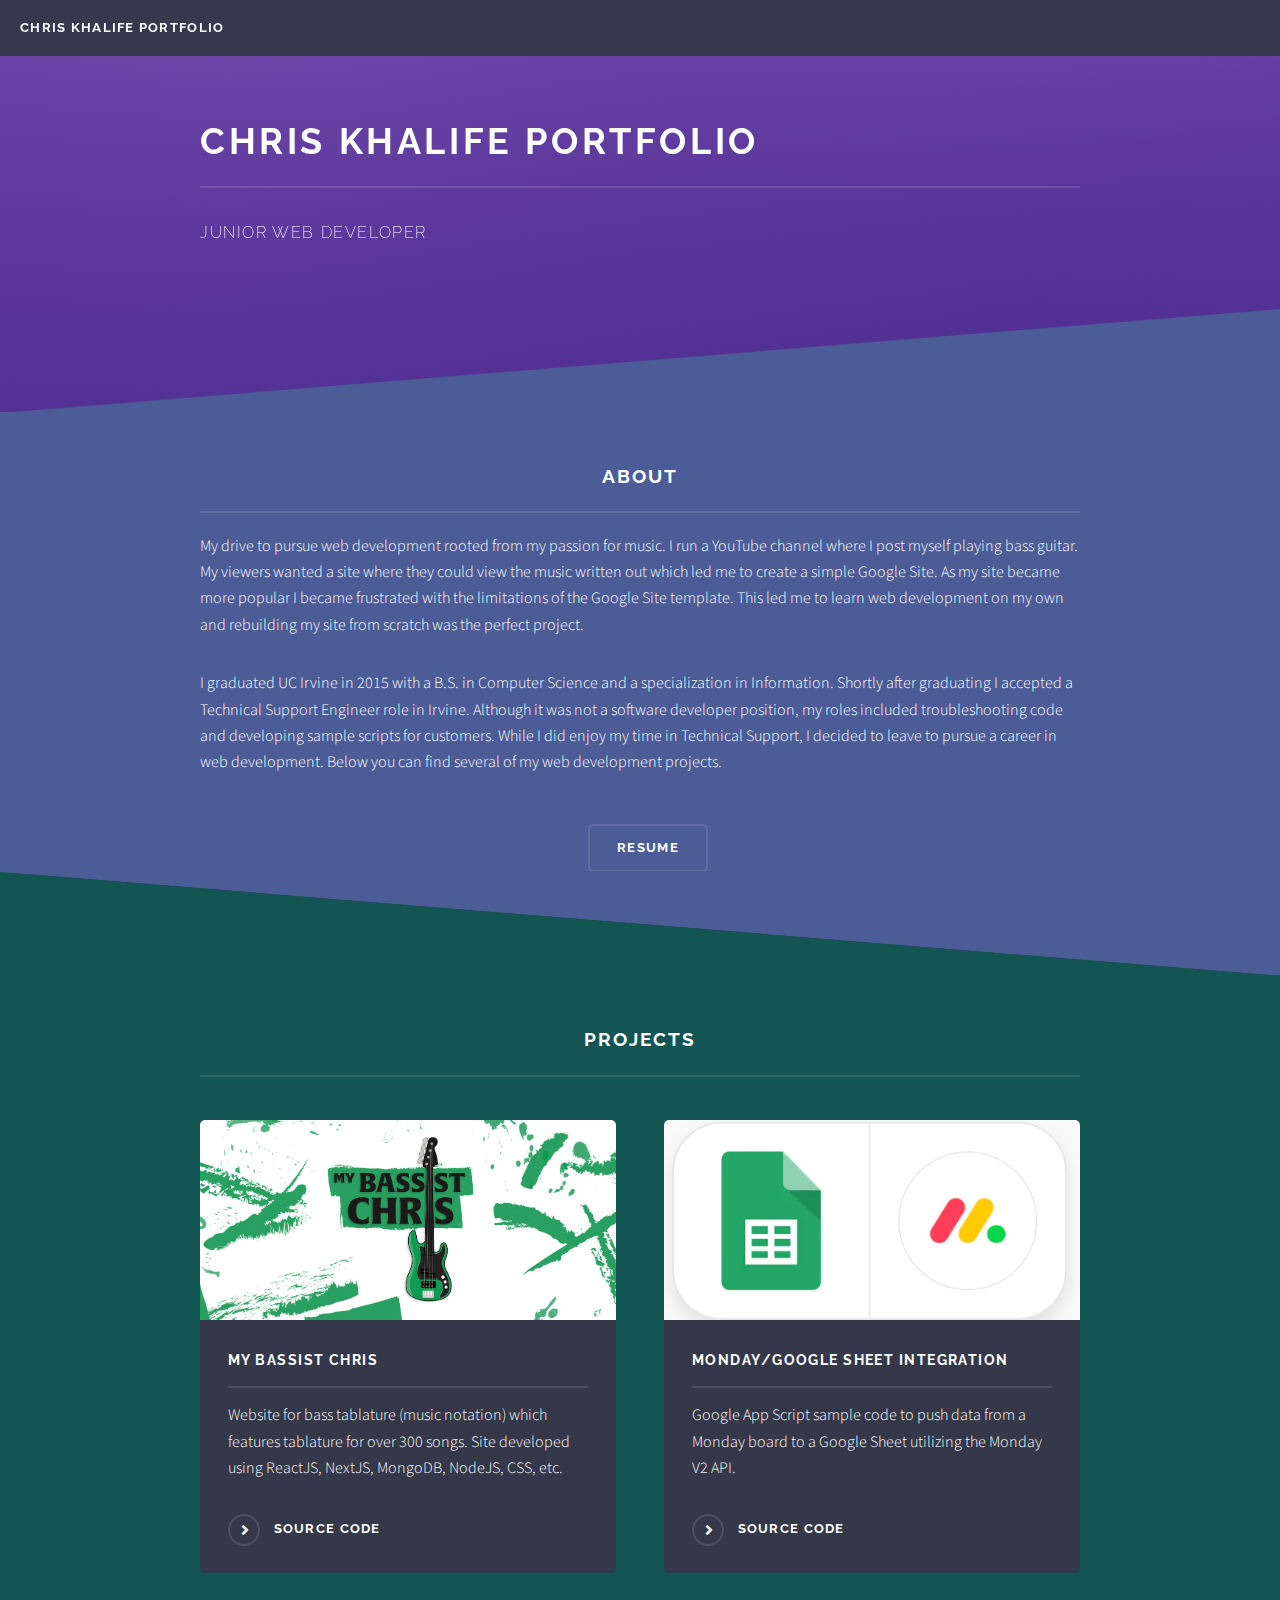
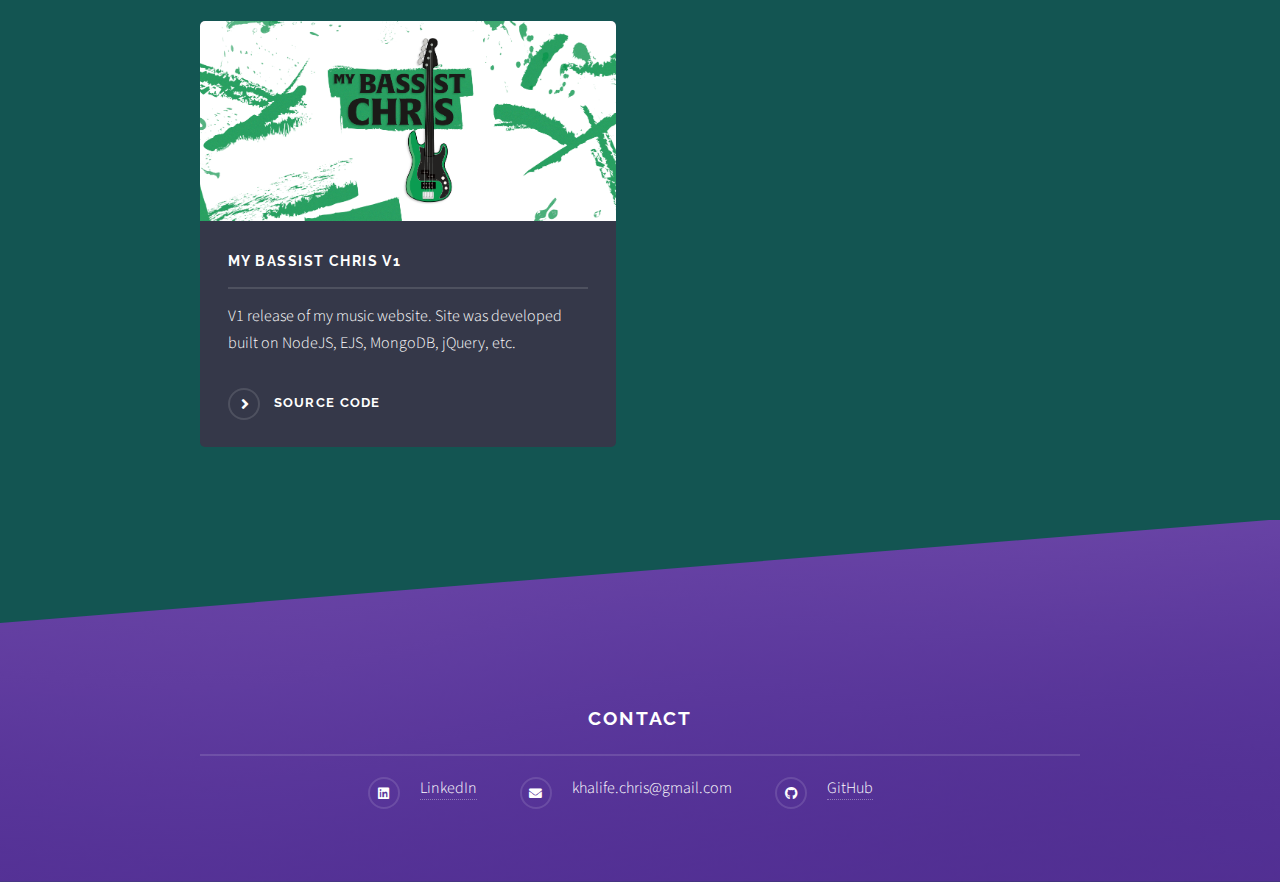
<file: index.html>
<!DOCTYPE HTML>
<!--
	Solid State by HTML5 UP
	html5up.net | @ajlkn
	Free for personal and commercial use under the CCA 3.0 license (html5up.net/license)
-->
<html>
	<head>
		<title>Chris Khalife Portfolio</title>
		<meta charset="utf-8" />
		<meta name="viewport" content="width=device-width, initial-scale=1, user-scalable=no" />
		<link rel="stylesheet" href="assets/css/main.css" />
		<noscript><link rel="stylesheet" href="assets/css/noscript.css" /></noscript>
	</head>
	<body class="is-preload">

		<!-- Page Wrapper -->
			<div id="page-wrapper">
				<!-- Header -->
				<header id="header">
					<h1><a href="index.html">Chris Khalife Portfolio</a></h1>
				</header>

				<!-- Banner -->
				<section id="wrapper">
					<section id="banner">
						<div class="inner">
							<h2>Chris Khalife Portfolio</h2>
							<p>Junior Web Developer</p>
						</div>
					</section>

					<section class="wrapper spotlight">
						<div class="inner">
							<div class="content">
								<h2 class="major">About</h2>
								<p>My drive to pursue web development rooted from my passion for music. I run a YouTube channel where I post myself playing bass guitar. My viewers wanted a site where they could view the music written out which led me to create a simple Google Site. As my site became more popular I became frustrated with the limitations of the Google Site template. This led me to learn web development on my own and rebuilding my site from scratch was the perfect project.</p>

								<p>I graduated UC Irvine in 2015 with a B.S. in Computer Science and a specialization in Information. Shortly after graduating I accepted a Technical Support Engineer role in Irvine. Although it was not a software developer position, my roles included troubleshooting code and developing sample scripts for customers. While I did enjoy my time in Technical Support, I decided to leave to pursue a career in web development. Below you can find several of my web development projects.</p>
							</div>
						</div>
						<ul class="actions">
							<li><a href="resume.pdf" class="button">Resume</a></li>
						</ul>
					</section>
					
					<section class="wrapper alt spotlight2 style2">
						<div class="inner">
							<h2 class="major">Projects</h2>
							<section class="features">
								<article>
									<div class="image-container">
										<a href="http://www.mybassistchris.com/" target="_blank" class="image project1">
										<span class="image-animation">VISIT SITE</span>
										</a>
									</div>
									<h3 class="major">My Bassist Chris</h3>
									<p>Website for bass tablature (music notation) which features tablature for over 300 songs. Site developed using ReactJS, NextJS, MongoDB, NodeJS, CSS, etc.</p>
									<a href="https://github.com/MyBassistChris/MyBassistChris" target="_blank" class="special">Source Code</a>
								</article>
								<article>
									<div class="image-container">
										<a href="https://github.com/MyBassistChris/MondayBoardToGoogleSheet" target="_blank" class="image project2">
										<span class="image-animation">SOURCE CODE</span>
										</a>
									</div>
									<h3 class="major">Monday/Google Sheet Integration</h3>
									<p>Google App Script sample code to push data from a Monday board to a Google Sheet utilizing the Monday V2 API. </p>
									<a href="https://github.com/MyBassistChris/MondayBoardToGoogleSheet" target="_blank" class="special">Source Code</a>
								</article>
								<article>
									<div class="image-container">
										<a href="https://github.com/MyBassistChris/BassTabs" target="_blank" class="image project1">
										<span class="image-animation">SOURCE CODE</span>
										</a>
									</div>
									<h3 class="major">My Bassist Chris V1</h3>
									<p>V1 release of my music website. Site was developed built on NodeJS, EJS, MongoDB, jQuery, etc.</p>
									<a href="https://github.com/MyBassistChris/BassTabs" target="_blank" class="special">Source Code</a>
								</article>
								
							</section>
						</div>
					</section>
				</section>

				<section id="footer">
					<div class="inner">
						<h2 class="major">Contact</h2>
							<ul class="contact">
							<li class="icon brands fa-linkedin"><a href="https://www.linkedin.com/in/chriskhalife/"  target="_blank">LinkedIn</a></li>
							<li class="icon solid fa-envelope">khalife.chris@gmail.com</li>
							<li class="icon brands fa-github"><a href="https://github.com/MyBassistChris"  target="_blank">GitHub</a></li>
						</ul>
					</div>
				</section>
			</div>

		<!-- Scripts -->
			<script src="assets/js/jquery.min.js"></script>
			<script src="assets/js/jquery.scrollex.min.js"></script>
			<script src="assets/js/browser.min.js"></script>
			<script src="assets/js/breakpoints.min.js"></script>
			<script src="assets/js/util.js"></script>
			<script src="assets/js/main.js"></script>

	</body>
</html>
</file>
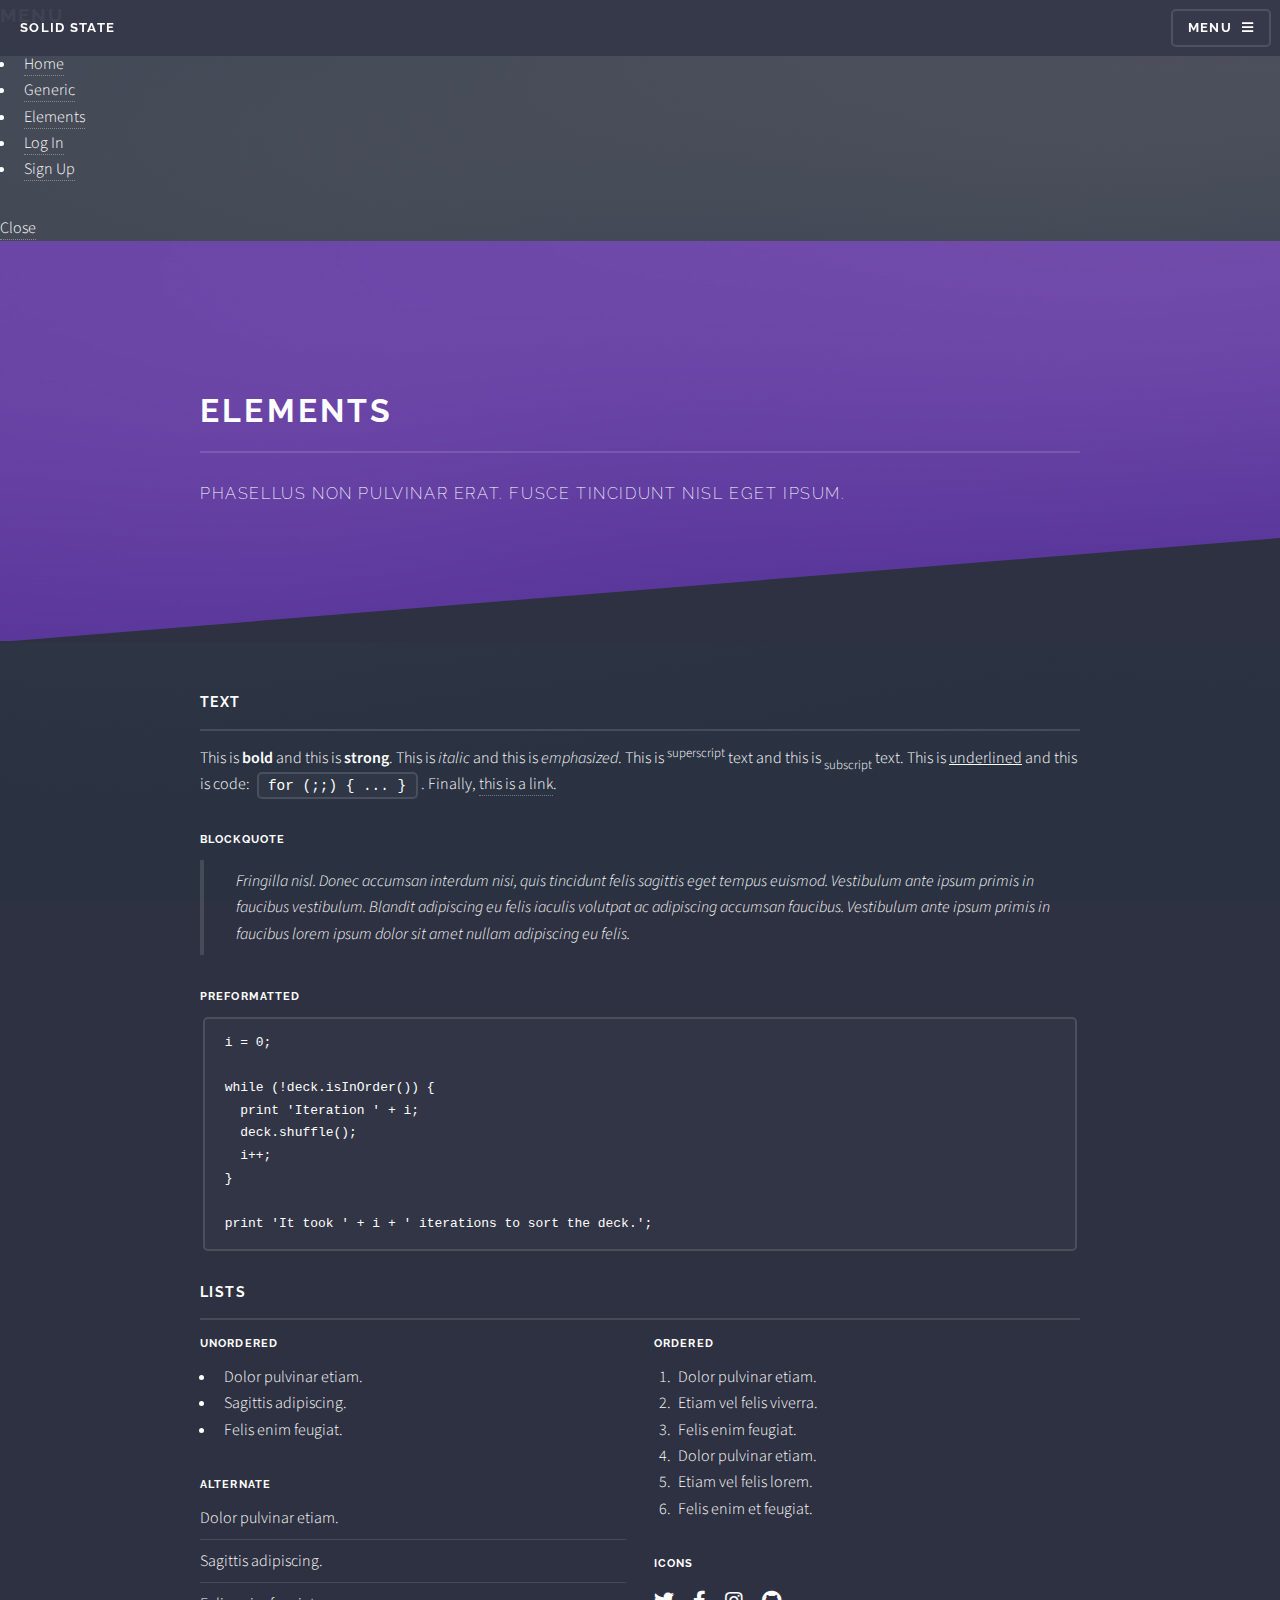
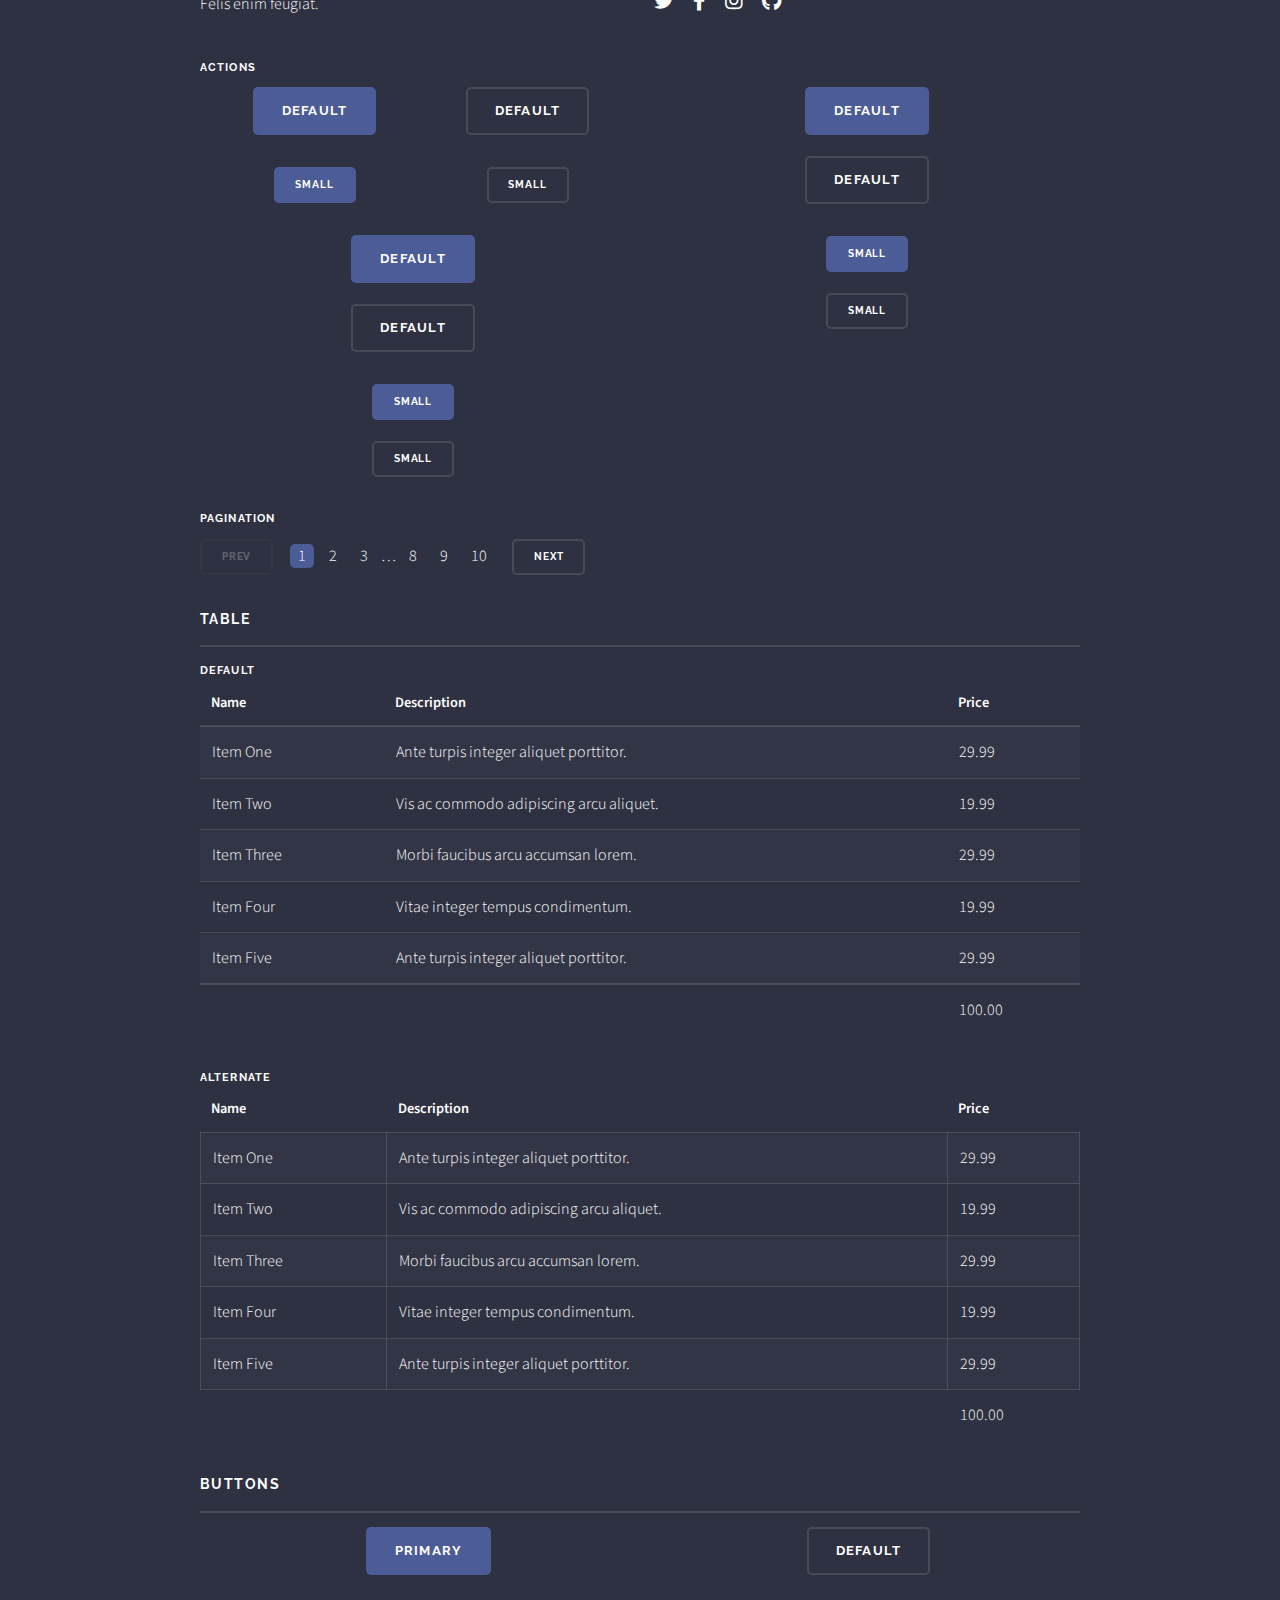
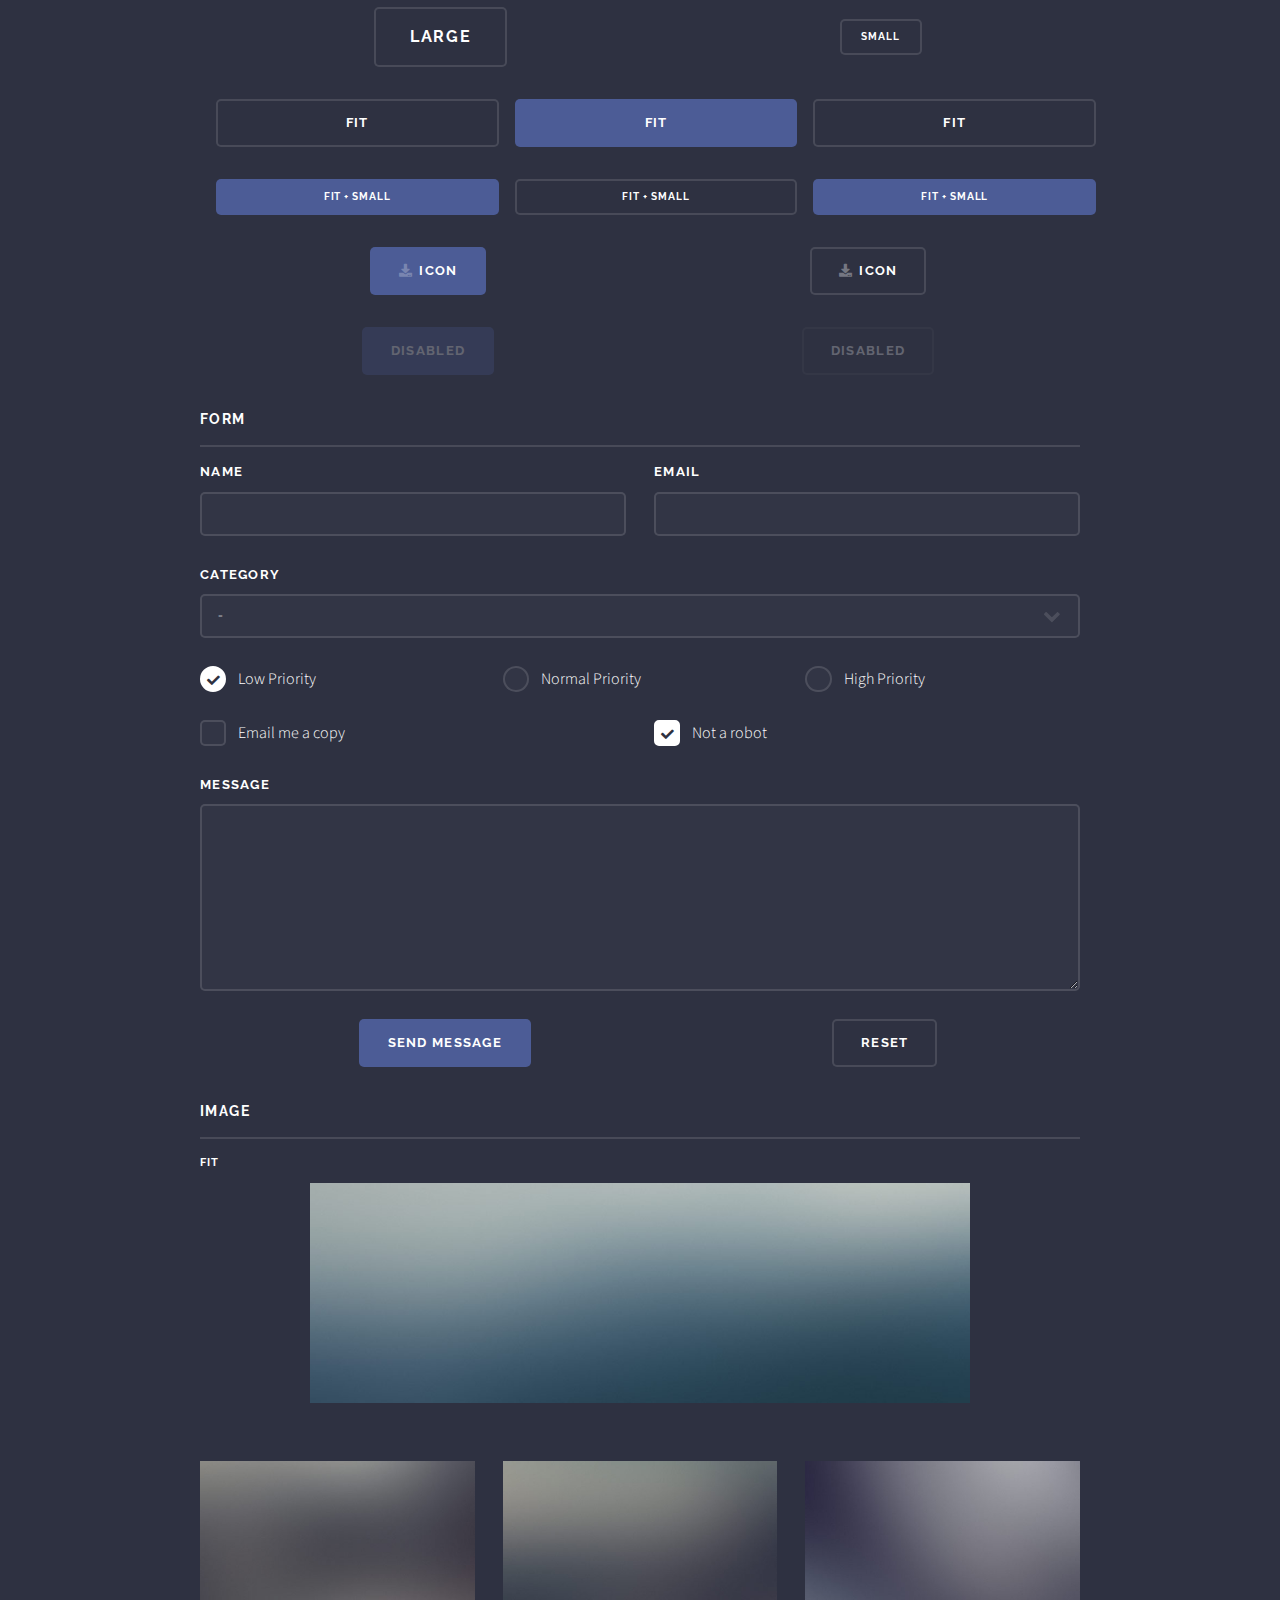
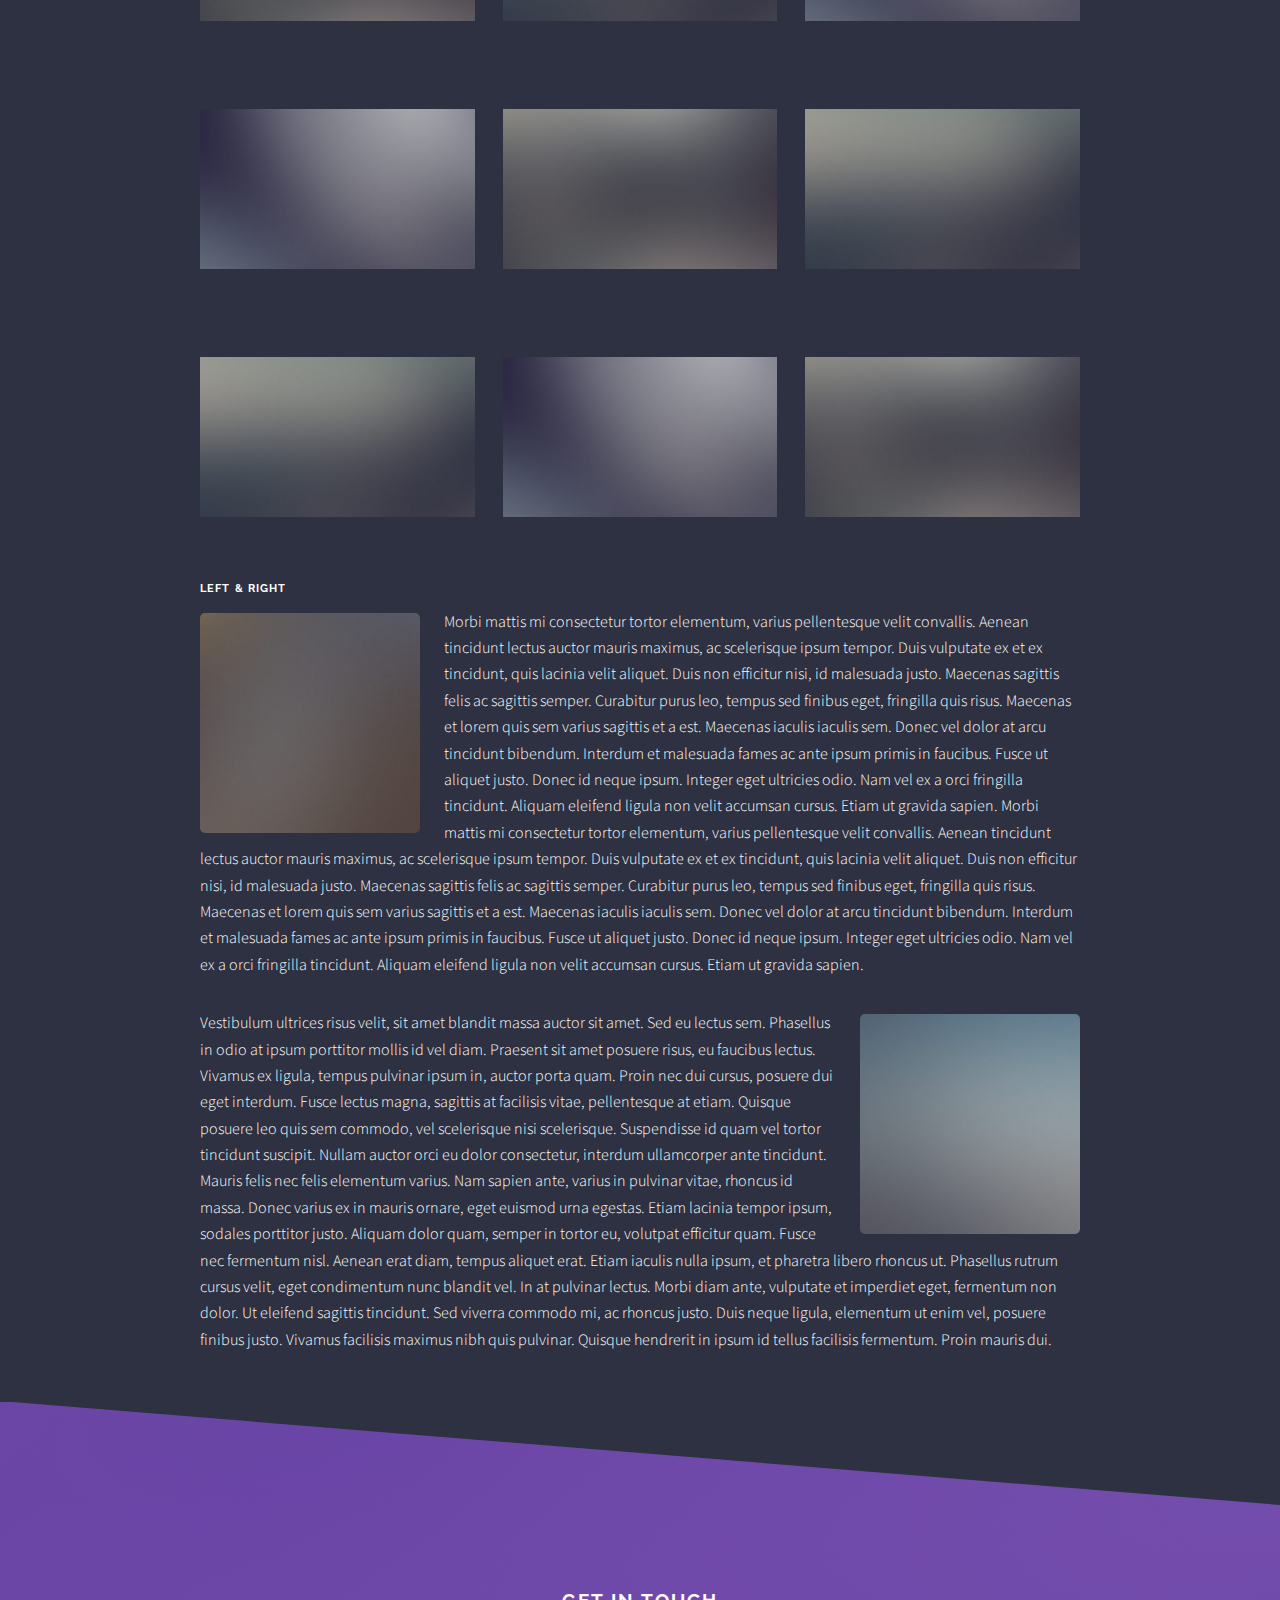
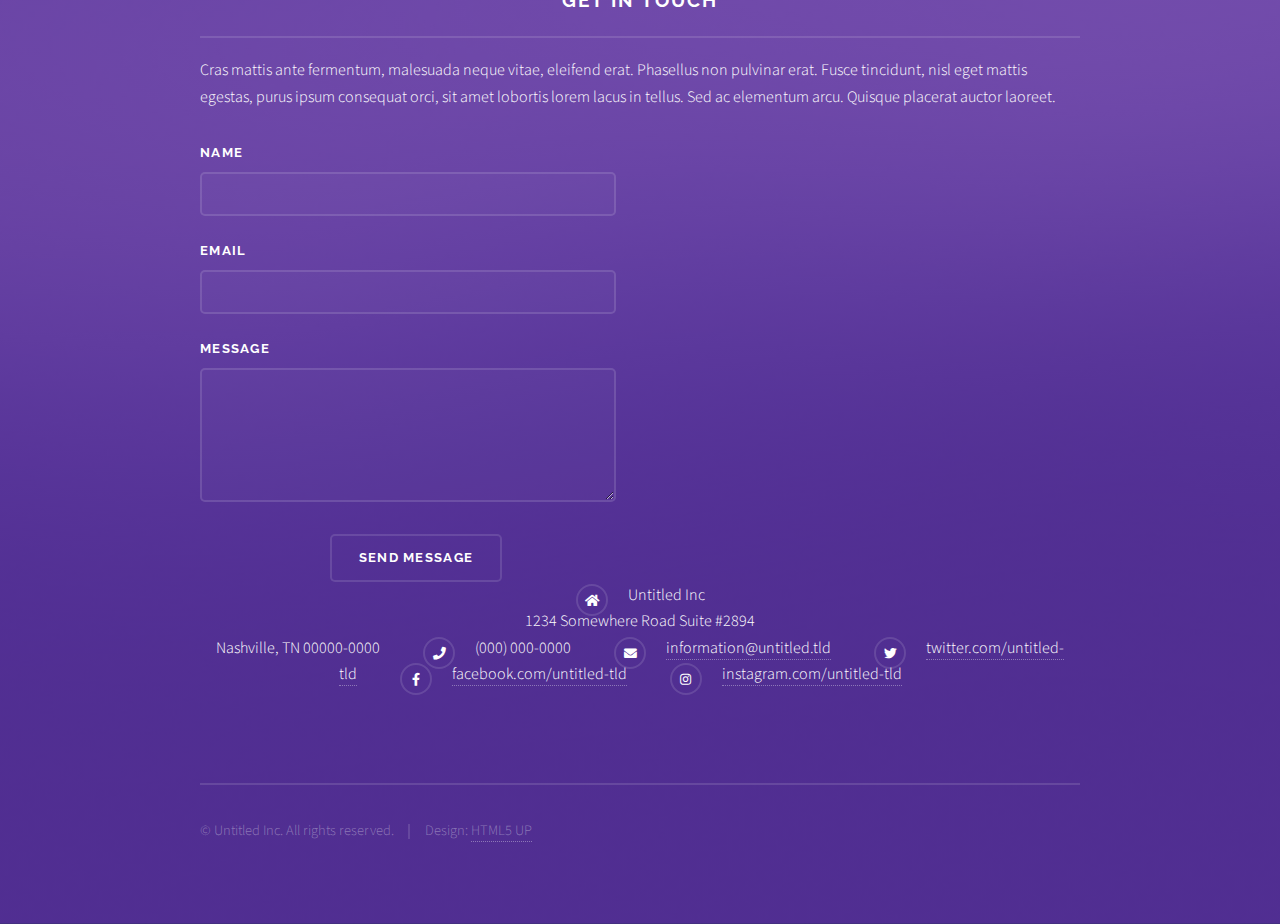
<file: elements.html>
<!DOCTYPE HTML>
<!--
	Solid State by HTML5 UP
	html5up.net | @ajlkn
	Free for personal and commercial use under the CCA 3.0 license (html5up.net/license)
-->
<html>
	<head>
		<title>Elements - Solid State by HTML5 UP</title>
		<meta charset="utf-8" />
		<meta name="viewport" content="width=device-width, initial-scale=1, user-scalable=no" />
		<link rel="stylesheet" href="assets/css/main.css" />
		<noscript><link rel="stylesheet" href="assets/css/noscript.css" /></noscript>
	</head>
	<body class="is-preload">

		<!-- Page Wrapper -->
			<div id="page-wrapper">

				<!-- Header -->
					<header id="header">
						<h1><a href="index.html">Solid State</a></h1>
						<nav>
							<a href="#menu">Menu</a>
						</nav>
					</header>

				<!-- Menu -->
					<nav id="menu">
						<div class="inner">
							<h2>Menu</h2>
							<ul class="links">
								<li><a href="index.html">Home</a></li>
								<li><a href="generic.html">Generic</a></li>
								<li><a href="elements.html">Elements</a></li>
								<li><a href="#">Log In</a></li>
								<li><a href="#">Sign Up</a></li>
							</ul>
							<a href="#" class="close">Close</a>
						</div>
					</nav>

				<!-- Wrapper -->
					<section id="wrapper">
						<header>
							<div class="inner">
								<h2>Elements</h2>
								<p>Phasellus non pulvinar erat. Fusce tincidunt nisl eget ipsum.</p>
							</div>
						</header>

						<!-- Content -->
							<div class="wrapper">
								<div class="inner">

									<section>
										<h3 class="major">Text</h3>
										<p>This is <b>bold</b> and this is <strong>strong</strong>. This is <i>italic</i> and this is <em>emphasized</em>.
										This is <sup>superscript</sup> text and this is <sub>subscript</sub> text.
										This is <u>underlined</u> and this is code: <code>for (;;) { ... }</code>. Finally, <a href="#">this is a link</a>.</p>
										<h4>Blockquote</h4>
										<blockquote>Fringilla nisl. Donec accumsan interdum nisi, quis tincidunt felis sagittis eget tempus euismod. Vestibulum ante ipsum primis in faucibus vestibulum. Blandit adipiscing eu felis iaculis volutpat ac adipiscing accumsan faucibus. Vestibulum ante ipsum primis in faucibus lorem ipsum dolor sit amet nullam adipiscing eu felis.</blockquote>
										<h4>Preformatted</h4>
										<pre><code>i = 0;

while (!deck.isInOrder()) {
  print 'Iteration ' + i;
  deck.shuffle();
  i++;
}

print 'It took ' + i + ' iterations to sort the deck.';</code></pre>
									</section>

									<section>
										<h3 class="major">Lists</h3>
										<div class="row">
											<div class="col-6 col-12-medium">
												<h4>Unordered</h4>
												<ul>
													<li>Dolor pulvinar etiam.</li>
													<li>Sagittis adipiscing.</li>
													<li>Felis enim feugiat.</li>
												</ul>
												<h4>Alternate</h4>
												<ul class="alt">
													<li>Dolor pulvinar etiam.</li>
													<li>Sagittis adipiscing.</li>
													<li>Felis enim feugiat.</li>
												</ul>
											</div>
											<div class="col-6 col-12-medium">
												<h4>Ordered</h4>
												<ol>
													<li>Dolor pulvinar etiam.</li>
													<li>Etiam vel felis viverra.</li>
													<li>Felis enim feugiat.</li>
													<li>Dolor pulvinar etiam.</li>
													<li>Etiam vel felis lorem.</li>
													<li>Felis enim et feugiat.</li>
												</ol>
												<h4>Icons</h4>
												<ul class="icons">
													<li><a href="#" class="icon brands fa-twitter"><span class="label">Twitter</span></a></li>
													<li><a href="#" class="icon brands fa-facebook-f"><span class="label">Facebook</span></a></li>
													<li><a href="#" class="icon brands fa-instagram"><span class="label">Instagram</span></a></li>
													<li><a href="#" class="icon brands fa-github"><span class="label">Github</span></a></li>
												</ul>
											</div>
										</div>
										<h4>Actions</h4>
										<div class="row">
											<div class="col-6 col-12-medium">
												<ul class="actions">
													<li><a href="#" class="button primary">Default</a></li>
													<li><a href="#" class="button">Default</a></li>
												</ul>
												<ul class="actions small">
													<li><a href="#" class="button primary small">Small</a></li>
													<li><a href="#" class="button small">Small</a></li>
												</ul>
												<ul class="actions stacked">
													<li><a href="#" class="button primary">Default</a></li>
													<li><a href="#" class="button">Default</a></li>
												</ul>
												<ul class="actions stacked small">
													<li><a href="#" class="button primary small">Small</a></li>
													<li><a href="#" class="button small">Small</a></li>
												</ul>
											</div>
											<div class="col-6 col-12-medium">
												<ul class="actions stacked">
													<li><a href="#" class="button primary fit">Default</a></li>
													<li><a href="#" class="button fit">Default</a></li>
												</ul>
												<ul class="actions stacked small">
													<li><a href="#" class="button primary small fit">Small</a></li>
													<li><a href="#" class="button small fit">Small</a></li>
												</ul>
											</div>
										</div>
										<h4>Pagination</h4>
										<ul class="pagination">
											<li><span class="button small disabled">Prev</span></li>
											<li><a href="#" class="page active">1</a></li>
											<li><a href="#" class="page">2</a></li>
											<li><a href="#" class="page">3</a></li>
											<li><span>&hellip;</span></li>
											<li><a href="#" class="page">8</a></li>
											<li><a href="#" class="page">9</a></li>
											<li><a href="#" class="page">10</a></li>
											<li><a href="#" class="button small">Next</a></li>
										</ul>
									</section>

									<section>
										<h3 class="major">Table</h3>
										<h4>Default</h4>
										<div class="table-wrapper">
											<table>
												<thead>
													<tr>
														<th>Name</th>
														<th>Description</th>
														<th>Price</th>
													</tr>
												</thead>
												<tbody>
													<tr>
														<td>Item One</td>
														<td>Ante turpis integer aliquet porttitor.</td>
														<td>29.99</td>
													</tr>
													<tr>
														<td>Item Two</td>
														<td>Vis ac commodo adipiscing arcu aliquet.</td>
														<td>19.99</td>
													</tr>
													<tr>
														<td>Item Three</td>
														<td> Morbi faucibus arcu accumsan lorem.</td>
														<td>29.99</td>
													</tr>
													<tr>
														<td>Item Four</td>
														<td>Vitae integer tempus condimentum.</td>
														<td>19.99</td>
													</tr>
													<tr>
														<td>Item Five</td>
														<td>Ante turpis integer aliquet porttitor.</td>
														<td>29.99</td>
													</tr>
												</tbody>
												<tfoot>
													<tr>
														<td colspan="2"></td>
														<td>100.00</td>
													</tr>
												</tfoot>
											</table>
										</div>

										<h4>Alternate</h4>
										<div class="table-wrapper">
											<table class="alt">
												<thead>
													<tr>
														<th>Name</th>
														<th>Description</th>
														<th>Price</th>
													</tr>
												</thead>
												<tbody>
													<tr>
														<td>Item One</td>
														<td>Ante turpis integer aliquet porttitor.</td>
														<td>29.99</td>
													</tr>
													<tr>
														<td>Item Two</td>
														<td>Vis ac commodo adipiscing arcu aliquet.</td>
														<td>19.99</td>
													</tr>
													<tr>
														<td>Item Three</td>
														<td> Morbi faucibus arcu accumsan lorem.</td>
														<td>29.99</td>
													</tr>
													<tr>
														<td>Item Four</td>
														<td>Vitae integer tempus condimentum.</td>
														<td>19.99</td>
													</tr>
													<tr>
														<td>Item Five</td>
														<td>Ante turpis integer aliquet porttitor.</td>
														<td>29.99</td>
													</tr>
												</tbody>
												<tfoot>
													<tr>
														<td colspan="2"></td>
														<td>100.00</td>
													</tr>
												</tfoot>
											</table>
										</div>
									</section>

									<section>
										<h3 class="major">Buttons</h3>
										<ul class="actions">
											<li><a href="#" class="button primary">Primary</a></li>
											<li><a href="#" class="button">Default</a></li>
										</ul>
										<ul class="actions">
											<li><a href="#" class="button large">Large</a></li>
											<li><a href="#" class="button small">Small</a></li>
										</ul>
										<ul class="actions fit">
											<li><a href="#" class="button fit">Fit</a></li>
											<li><a href="#" class="button primary fit">Fit</a></li>
											<li><a href="#" class="button fit">Fit</a></li>
										</ul>
										<ul class="actions fit small">
											<li><a href="#" class="button primary fit small">Fit + Small</a></li>
											<li><a href="#" class="button fit small">Fit + Small</a></li>
											<li><a href="#" class="button primary fit small">Fit + Small</a></li>
										</ul>
										<ul class="actions">
											<li><a href="#" class="button primary icon solid fa-download">Icon</a></li>
											<li><a href="#" class="button icon solid fa-download">Icon</a></li>
										</ul>
										<ul class="actions">
											<li><span class="button primary disabled">Disabled</span></li>
											<li><span class="button disabled">Disabled</span></li>
										</ul>
									</section>

									<section>
										<h3 class="major">Form</h3>
										<form method="post" action="#">
											<div class="row gtr-uniform">
												<div class="col-6 col-12-xsmall">
													<label for="demo-name">Name</label>
													<input type="text" name="demo-name" id="demo-name" value="" />
												</div>
												<div class="col-6 col-12-xsmall">
													<label for="demo-email">Email</label>
													<input type="email" name="demo-email" id="demo-email" value="" />
												</div>
												<div class="col-12">
													<label for="demo-category">Category</label>
													<select name="demo-category" id="demo-category">
														<option value="">-</option>
														<option value="1">Manufacturing</option>
														<option value="1">Shipping</option>
														<option value="1">Administration</option>
														<option value="1">Human Resources</option>
													</select>
												</div>
												<div class="col-4 col-12-small">
													<input type="radio" id="demo-priority-low" name="demo-priority" checked>
													<label for="demo-priority-low">Low Priority</label>
												</div>
												<div class="col-4 col-12-small">
													<input type="radio" id="demo-priority-normal" name="demo-priority">
													<label for="demo-priority-normal">Normal Priority</label>
												</div>
												<div class="col-4 col-12-small">
													<input type="radio" id="demo-priority-high" name="demo-priority">
													<label for="demo-priority-high">High Priority</label>
												</div>
												<div class="col-6 col-12-small">
													<input type="checkbox" id="demo-copy" name="demo-copy">
													<label for="demo-copy">Email me a copy</label>
												</div>
												<div class="col-6 col-12-small">
													<input type="checkbox" id="demo-human" name="demo-human" checked>
													<label for="demo-human">Not a robot</label>
												</div>
												<div class="col-12">
													<label for="demo-message">Message</label>
													<textarea name="demo-message" id="demo-message" rows="6"></textarea>
												</div>
												<div class="col-12">
													<ul class="actions">
														<li><input type="submit" value="Send Message" class="primary" /></li>
														<li><input type="reset" value="Reset" /></li>
													</ul>
												</div>
											</div>
										</form>
									</section>

									<section>
										<h3 class="major">Image</h3>
										<h4>Fit</h4>
										<div class="box alt">
											<div class="row gtr-uniform">
												<div class="col-12"><span class="image fit"><img src="images/pic08.jpg" alt="" /></span></div>
												<div class="col-4"><span class="image fit"><img src="images/pic05.jpg" alt="" /></span></div>
												<div class="col-4"><span class="image fit"><img src="images/pic06.jpg" alt="" /></span></div>
												<div class="col-4"><span class="image fit"><img src="images/pic07.jpg" alt="" /></span></div>
												<div class="col-4"><span class="image fit"><img src="images/pic07.jpg" alt="" /></span></div>
												<div class="col-4"><span class="image fit"><img src="images/pic05.jpg" alt="" /></span></div>
												<div class="col-4"><span class="image fit"><img src="images/pic06.jpg" alt="" /></span></div>
												<div class="col-4"><span class="image fit"><img src="images/pic06.jpg" alt="" /></span></div>
												<div class="col-4"><span class="image fit"><img src="images/pic07.jpg" alt="" /></span></div>
												<div class="col-4"><span class="image fit"><img src="images/pic05.jpg" alt="" /></span></div>
											</div>
										</div>
										<h4>Left &amp; Right</h4>
										<p><span class="image left"><img src="images/pic01.jpg" alt="" /></span>Morbi mattis mi consectetur tortor elementum, varius pellentesque velit convallis. Aenean tincidunt lectus auctor mauris maximus, ac scelerisque ipsum tempor. Duis vulputate ex et ex tincidunt, quis lacinia velit aliquet. Duis non efficitur nisi, id malesuada justo. Maecenas sagittis felis ac sagittis semper. Curabitur purus leo, tempus sed finibus eget, fringilla quis risus. Maecenas et lorem quis sem varius sagittis et a est. Maecenas iaculis iaculis sem. Donec vel dolor at arcu tincidunt bibendum. Interdum et malesuada fames ac ante ipsum primis in faucibus. Fusce ut aliquet justo. Donec id neque ipsum. Integer eget ultricies odio. Nam vel ex a orci fringilla tincidunt. Aliquam eleifend ligula non velit accumsan cursus. Etiam ut gravida sapien. Morbi mattis mi consectetur tortor elementum, varius pellentesque velit convallis. Aenean tincidunt lectus auctor mauris maximus, ac scelerisque ipsum tempor. Duis vulputate ex et ex tincidunt, quis lacinia velit aliquet. Duis non efficitur nisi, id malesuada justo. Maecenas sagittis felis ac sagittis semper. Curabitur purus leo, tempus sed finibus eget, fringilla quis risus. Maecenas et lorem quis sem varius sagittis et a est. Maecenas iaculis iaculis sem. Donec vel dolor at arcu tincidunt bibendum. Interdum et malesuada fames ac ante ipsum primis in faucibus. Fusce ut aliquet justo. Donec id neque ipsum. Integer eget ultricies odio. Nam vel ex a orci fringilla tincidunt. Aliquam eleifend ligula non velit accumsan cursus. Etiam ut gravida sapien.</p>
										<p><span class="image right"><img src="images/pic02.jpg" alt="" /></span>Vestibulum ultrices risus velit, sit amet blandit massa auctor sit amet. Sed eu lectus sem. Phasellus in odio at ipsum porttitor mollis id vel diam. Praesent sit amet posuere risus, eu faucibus lectus. Vivamus ex ligula, tempus pulvinar ipsum in, auctor porta quam. Proin nec dui cursus, posuere dui eget interdum. Fusce lectus magna, sagittis at facilisis vitae, pellentesque at etiam. Quisque posuere leo quis sem commodo, vel scelerisque nisi scelerisque. Suspendisse id quam vel tortor tincidunt suscipit. Nullam auctor orci eu dolor consectetur, interdum ullamcorper ante tincidunt. Mauris felis nec felis elementum varius. Nam sapien ante, varius in pulvinar vitae, rhoncus id massa. Donec varius ex in mauris ornare, eget euismod urna egestas. Etiam lacinia tempor ipsum, sodales porttitor justo. Aliquam dolor quam, semper in tortor eu, volutpat efficitur quam. Fusce nec fermentum nisl. Aenean erat diam, tempus aliquet erat. Etiam iaculis nulla ipsum, et pharetra libero rhoncus ut. Phasellus rutrum cursus velit, eget condimentum nunc blandit vel. In at pulvinar lectus. Morbi diam ante, vulputate et imperdiet eget, fermentum non dolor. Ut eleifend sagittis tincidunt. Sed viverra commodo mi, ac rhoncus justo. Duis neque ligula, elementum ut enim vel, posuere finibus justo. Vivamus facilisis maximus nibh quis pulvinar. Quisque hendrerit in ipsum id tellus facilisis fermentum. Proin mauris dui.</p>
									</section>

								</div>
							</div>

					</section>

				<!-- Footer -->
					<section id="footer">
						<div class="inner">
							<h2 class="major">Get in touch</h2>
							<p>Cras mattis ante fermentum, malesuada neque vitae, eleifend erat. Phasellus non pulvinar erat. Fusce tincidunt, nisl eget mattis egestas, purus ipsum consequat orci, sit amet lobortis lorem lacus in tellus. Sed ac elementum arcu. Quisque placerat auctor laoreet.</p>
							<form method="post" action="#">
								<div class="fields">
									<div class="field">
										<label for="name">Name</label>
										<input type="text" name="name" id="name" />
									</div>
									<div class="field">
										<label for="email">Email</label>
										<input type="email" name="email" id="email" />
									</div>
									<div class="field">
										<label for="message">Message</label>
										<textarea name="message" id="message" rows="4"></textarea>
									</div>
								</div>
								<ul class="actions">
									<li><input type="submit" value="Send Message" /></li>
								</ul>
							</form>
							<ul class="contact">
								<li class="icon solid fa-home">
									Untitled Inc<br />
									1234 Somewhere Road Suite #2894<br />
									Nashville, TN 00000-0000
								</li>
								<li class="icon solid fa-phone">(000) 000-0000</li>
								<li class="icon solid fa-envelope"><a href="#">information@untitled.tld</a></li>
								<li class="icon brands fa-twitter"><a href="#">twitter.com/untitled-tld</a></li>
								<li class="icon brands fa-facebook-f"><a href="#">facebook.com/untitled-tld</a></li>
								<li class="icon brands fa-instagram"><a href="#">instagram.com/untitled-tld</a></li>
							</ul>
							<ul class="copyright">
								<li>&copy; Untitled Inc. All rights reserved.</li><li>Design: <a href="http://html5up.net">HTML5 UP</a></li>
							</ul>
						</div>
					</section>

			</div>

		<!-- Scripts -->
			<script src="assets/js/jquery.min.js"></script>
			<script src="assets/js/jquery.scrollex.min.js"></script>
			<script src="assets/js/browser.min.js"></script>
			<script src="assets/js/breakpoints.min.js"></script>
			<script src="assets/js/util.js"></script>
			<script src="assets/js/main.js"></script>

	</body>
</html>
</file>
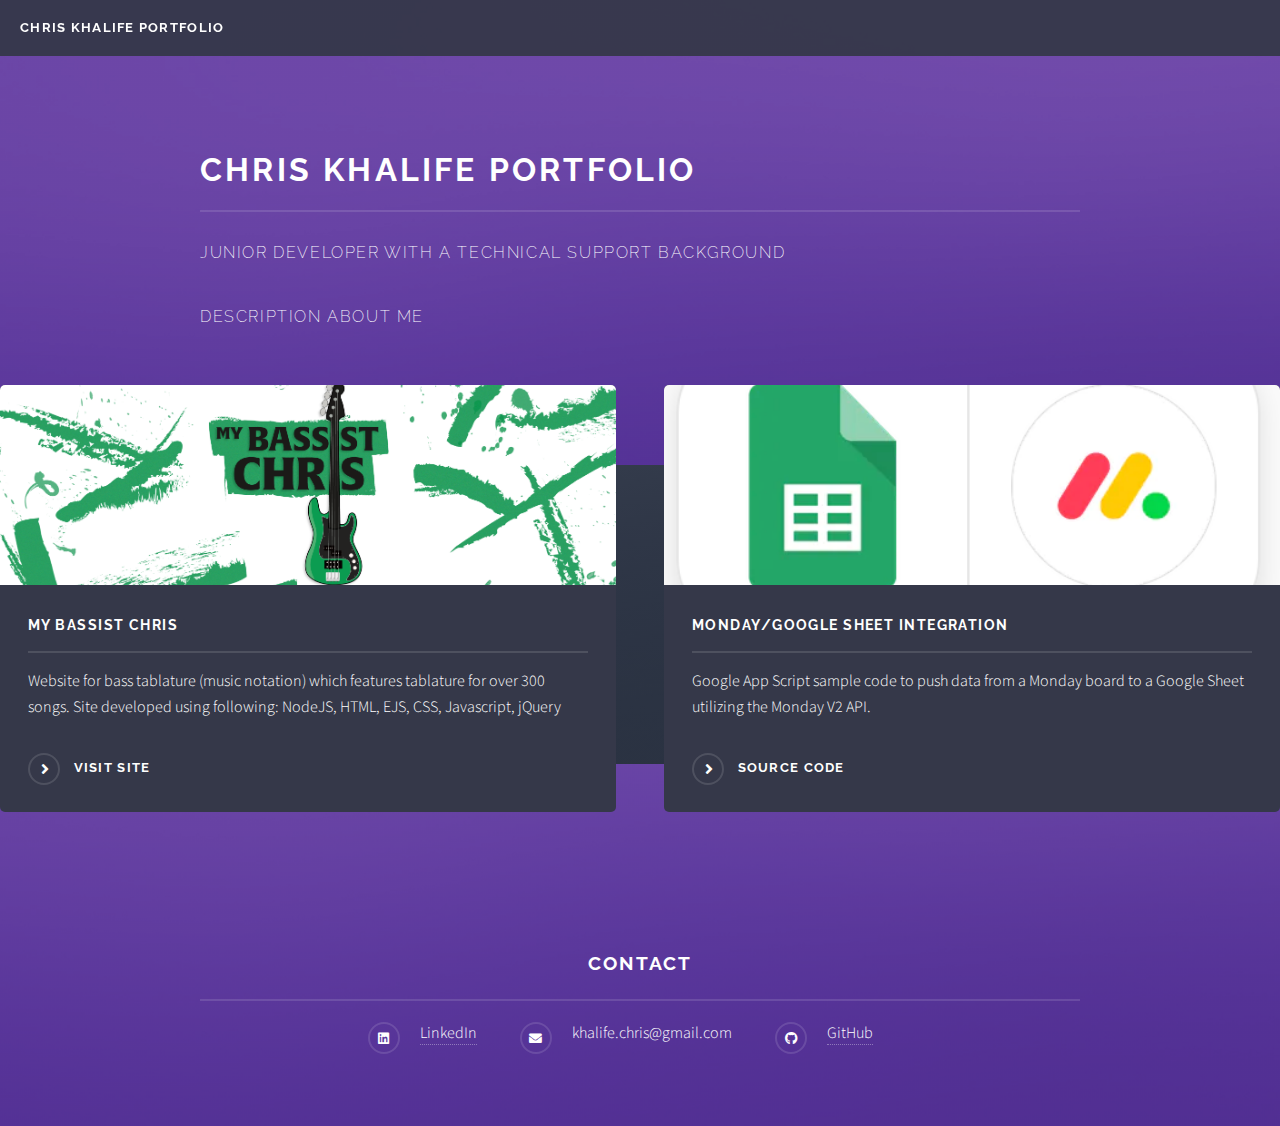
<file: generic.html>
<!DOCTYPE HTML>
<!--
	Solid State by HTML5 UP
	html5up.net | @ajlkn
	Free for personal and commercial use under the CCA 3.0 license (html5up.net/license)
-->
<html>
	<head>
		<title>Chris Khalife Portfolio</title>
		<meta charset="utf-8" />
		<meta name="viewport" content="width=device-width, initial-scale=1, user-scalable=no" />
		<link rel="stylesheet" href="assets/css/main.css" />
		<noscript><link rel="stylesheet" href="assets/css/noscript.css" /></noscript>
	</head>
	<body class="is-preload">

		<!-- Page Wrapper -->
			<div id="page-wrapper">

				<!-- Header -->
					<header id="header">
						<h1><a href="index.html">Chris Khalife Portfolio</a></h1>
					</header>

				<!-- Wrapper -->
					<section id="wrapper">
						<header>
							<div class="inner fadeIn">
								<h2>Chris Khalife Portfolio</h2>
								<p>Junior developer with a technical support background</p>
								<p>Description about me</p>
							</div>
						</header>

						<!-- Content -->
								<div class="inner">
									<section class="features">
										<article>
											<div class="image-container">
												<a href="http://www.mybassistchris.com/" target="_blank" class="image project1">
												<span class="image-animation">VISIT SITE</span>
												</a>
											</div>
											<h3 class="major">My Bassist Chris</h3>
											<p>Website for bass tablature (music notation) which features tablature for over 300 songs. Site developed using following: NodeJS, HTML, EJS, CSS, Javascript, jQuery</p>
											<a href="http://www.mybassistchris.com/" target="_blank" class="special">Visit Site</a>
										</article>
										<article>
											<div class="image-container">
												<a href="https://github.com/MyBassistChris/MondayBoardToGoogleSheet" target="_blank" class="image project2">
												<span class="image-animation">SOURCE CODE</span>
												</a>
											</div>
											<h3 class="major">Monday/Google Sheet Integration</h3>
											<p>Google App Script sample code to push data from a Monday board to a Google Sheet utilizing the Monday V2 API. </p>
											<a href="https://github.com/MyBassistChris/MondayBoardToGoogleSheet" target="_blank" class="special">Source Code</a>
										</article>
									</section>

								</div>

					</section>

				<!-- Footer -->
					<section id="footer">
						<div class="inner">
							<h2 class="major">Contact</h2>
								<ul class="contact">
								<li class="icon brands fa-linkedin"><a href="https://www.linkedin.com/in/chriskhalife/"  target="_blank">LinkedIn</a></li>
								<li class="icon solid fa-envelope">khalife.chris@gmail.com</li>
								<li class="icon brands fa-github"><a href="https://github.com/MyBassistChris"  target="_blank">GitHub</a></li>
							</ul>
						</div>
					</section>

			</div>

		<!-- Scripts -->
			<script src="assets/js/jquery.min.js"></script>
			<script src="assets/js/jquery.scrollex.min.js"></script>
			<script src="assets/js/browser.min.js"></script>
			<script src="assets/js/breakpoints.min.js"></script>
			<script src="assets/js/util.js"></script>
			<script src="assets/js/main.js"></script>

	</body>
</html>
</file>
<file: assets/css/noscript.css>
/*
	Solid State by HTML5 UP
	html5up.net | @ajlkn
	Free for personal and commercial use under the CCA 3.0 license (html5up.net/license)
*/

/* Banner */

	body.is-preload #banner .logo {
		-moz-transform: none;
		-webkit-transform: none;
		-ms-transform: none;
		transform: none;
		opacity: 1;
	}

	body.is-preload #banner h2 {
		opacity: 1;
		-moz-transform: none;
		-webkit-transform: none;
		-ms-transform: none;
		transform: none;
		-moz-filter: none;
		-webkit-filter: none;
		-ms-filter: none;
		filter: none;
	}

	body.is-preload #banner p {
		opacity: 01;
		-moz-transform: none;
		-webkit-transform: none;
		-ms-transform: none;
		transform: none;
		-moz-filter: none;
		-webkit-filter: none;
		-ms-filter: none;
		filter: none;
	}
</file>
<file: assets/css/main.css>
@import url(fontawesome-all.min.css);
@import url("https://fonts.googleapis.com/css?family=Raleway:200,700|Source+Sans+Pro:300,600,300italic,600italic");

/*
	Solid State by HTML5 UP
	html5up.net | @ajlkn
	Free for personal and commercial use under the CCA 3.0 license (html5up.net/license)
*/

html, body, div, span, applet, object,
iframe, h1, h2, h3, h4, h5, h6, p, blockquote,
pre, a, abbr, acronym, address, big, cite,
code, del, dfn, em, img, ins, kbd, q, s, samp,
small, strike, strong, sub, sup, tt, var, b,
u, i, center, dl, dt, dd, ol, ul, li, fieldset,
form, label, legend, table, caption, tbody,
tfoot, thead, tr, th, td, article, aside,
canvas, details, embed, figure, figcaption,
footer, header, hgroup, menu, nav, output, ruby,
section, summary, time, mark, audio, video {
	margin: 0;
	padding: 0;
	border: 0;
	font-size: 100%;
	font: inherit;
	vertical-align: baseline;}

article, aside, details, figcaption, figure,
footer, header, hgroup, menu, nav, section {
	display: block;}

body {
	line-height: 1;
}

ol, ul {
	list-style: none;
}

blockquote, q {
	quotes: none;
}

	blockquote:before, blockquote:after, q:before, q:after {
		content: '';
		content: none;
	}

table {
	border-collapse: collapse;
	border-spacing: 0;
}

body {
	-webkit-text-size-adjust: none;
}

mark {
	background-color: transparent;
	color: inherit;
}

input::-moz-focus-inner {
	border: 0;
	padding: 0;
}

input, select, textarea {
	-moz-appearance: none;
	-webkit-appearance: none;
	-ms-appearance: none;
	appearance: none;
}

/* Basic */

	@-ms-viewport {
		width: device-width;
	}

	body {
		-ms-overflow-style: scrollbar;
	}

	@media screen and (max-width: 480px) {

		html, body {
			min-width: 320px;
		}

	}

	html {
		box-sizing: border-box;
	}

	*, *:before, *:after {
		box-sizing: inherit;
	}

	body {
		background-color: #2e3141;
		background-image: linear-gradient(to top, rgba(46, 49, 65, 0.8), rgba(46, 49, 65, 0.8)), url("../../images/bg.jpg");
		background-size: auto,
 cover;
		background-attachment: fixed,
 fixed;
		background-position: center,
 center;
	}

		body.is-preload *, body.is-preload *:before, body.is-preload *:after {
			-moz-animation: none !important;
			-webkit-animation: none !important;
			-ms-animation: none !important;
			animation: none !important;
			-moz-transition: none !important;
			-webkit-transition: none !important;
			-ms-transition: none !important;
			transition: none !important;
		}

/* Type */

	body, input, select, textarea {
		color: #ffffff;
		font-family: "Source Sans Pro", Helvetica, sans-serif;
		font-size: 16.5pt;
		font-weight: 300;
		line-height: 1.65;
	}

		@media screen and (max-width: 1680px) {

			body, input, select, textarea {
				font-size: 13pt;
			}

		}

		@media screen and (max-width: 1280px) {

			body, input, select, textarea {
				font-size: 12pt;
			}

		}

		@media screen and (max-width: 980px) {

			body, input, select, textarea {
				font-size: 12pt;
			}

		}

		@media screen and (max-width: 736px) {

			body, input, select, textarea {
				font-size: 12pt;
			}

		}

		@media screen and (max-width: 480px) {

			body, input, select, textarea {
				font-size: 12pt;
			}

		}

	a {
		-moz-transition: color 0.2s ease-in-out, border-bottom-color 0.2s ease-in-out;
		-webkit-transition: color 0.2s ease-in-out, border-bottom-color 0.2s ease-in-out;
		-ms-transition: color 0.2s ease-in-out, border-bottom-color 0.2s ease-in-out;
		transition: color 0.2s ease-in-out, border-bottom-color 0.2s ease-in-out;
		border-bottom: dotted 1px rgba(255, 255, 255, 0.35);
		color: #ffffff;
		text-decoration: none;
	}

		a:hover {
			border-bottom-color: transparent;
			color: #ffffff !important;
		}

		a.special:not(.button) {
			text-decoration: none;
			border-bottom: 0;
			display: block;
			font-family: Raleway, Helvetica, sans-serif;
			font-size: 0.8em;
			font-weight: 700;
			letter-spacing: 0.1em;
			margin: 0 0 2em 0;
			text-transform: uppercase;
		}

			a.special:not(.button):before {
				-moz-osx-font-smoothing: grayscale;
				-webkit-font-smoothing: antialiased;
				display: inline-block;
				font-style: normal;
				font-variant: normal;
				text-rendering: auto;
				line-height: 1;
				text-transform: none !important;
				font-family: 'Font Awesome 5 Free';
				font-weight: 900;
			}

			a.special:not(.button):before {
				-moz-transition: background-color 0.2s ease-in-out;
				-webkit-transition: background-color 0.2s ease-in-out;
				-ms-transition: background-color 0.2s ease-in-out;
				transition: background-color 0.2s ease-in-out;
				border-radius: 100%;
				border: solid 2px rgba(255, 255, 255, 0.125);
				content: '\f105';
				display: inline-block;
				font-size: 1.25em;
				height: 2em;
				line-height: 1.75em;
				margin-right: 0.85em;
				text-align: center;
				text-indent: 0.15em;
				vertical-align: middle;
				width: 2em;
			}

			a.special:not(.button):hover:before {
				background-color: rgba(255, 255, 255, 0.025);
			}

			a.special:not(.button):active:before {
				background-color: rgba(255, 255, 255, 0.075);
			}

	strong, b {
		color: #ffffff;
		font-weight: 600;
	}

	em, i {
		font-style: italic;
	}

	p {
		margin: 0 0 2em 0;
	}

	h1, h2, h3, h4, h5, h6 {
		color: #ffffff;
		font-family: Raleway, Helvetica, sans-serif;
		font-weight: 700;
		letter-spacing: 0.1em;
		margin: 0 0 1em 0;
		text-transform: uppercase;
	}

		h1 a, h2 a, h3 a, h4 a, h5 a, h6 a {
			color: inherit;
			text-decoration: none;
			border-bottom: 0;
		}

		h1 span, h2 span, h3 span, h4 span, h5 span, h6 span {
			font-weight: 200;
		}

		h1.major, h2.major, h3.major, h4.major, h5.major, h6.major {
			padding-bottom: 1em;
			border-bottom: solid 2px rgba(255, 255, 255, 0.125);
		}

	h2 {
		font-size: 1.2em;
	}

	h2.major {
		text-align: center;
	}

	h3 {
		font-size: 0.9em;
	}

	h4 {
		font-size: 0.7em;
	}

	h5 {
		font-size: 0.7em;
	}

	h6 {
		font-size: 0.7em;
	}

	@media screen and (max-width: 736px) {

		h2 {
			font-size: 1em;
		}

		h3 {
			font-size: 0.8em;
		}

	}

	sub {
		font-size: 0.8em;
		position: relative;
		top: 0.5em;
	}

	sup {
		font-size: 0.8em;
		position: relative;
		top: -0.5em;
	}

	blockquote {
		border-left: solid 4px rgba(255, 255, 255, 0.125);
		font-style: italic;
		margin: 0 0 2em 0;
		padding: 0.5em 0 0.5em 2em;
	}

	code {
		background: rgba(255, 255, 255, 0.025);
		border-radius: 5px;
		border: solid 2px rgba(255, 255, 255, 0.125);
		font-family: "Courier New", monospace;
		font-size: 0.9em;
		margin: 0 0.25em;
		padding: 0.25em 0.65em;
	}

	pre {
		-webkit-overflow-scrolling: touch;
		font-family: "Courier New", monospace;
		font-size: 0.9em;
		margin: 0 0 2em 0;
	}

		pre code {
			display: block;
			line-height: 1.75em;
			padding: 1em 1.5em;
			overflow-x: auto;
		}

	hr {
		border: 0;
		border-bottom: solid 2px rgba(255, 255, 255, 0.125);
		margin: 2.5em 0;
	}

		hr.major {
			margin: 4em 0;
		}

	.align-left {
		text-align: left;
	}

	.align-center {
		text-align: center;
	}

	.align-right {
		text-align: right;
	}

/* Row */

	.row {
		display: flex;
		flex-wrap: wrap;
		box-sizing: border-box;
		align-items: stretch;
	}

		.row > * {
			box-sizing: border-box;
		}

		.row.gtr-uniform > * > :last-child {
			margin-bottom: 0;
		}

		.row.aln-left {
			justify-content: flex-start;
		}

		.row.aln-center {
			justify-content: center;
		}

		.row.aln-right {
			justify-content: flex-end;
		}

		.row.aln-top {
			align-items: flex-start;
		}

		.row.aln-middle {
			align-items: center;
		}

		.row.aln-bottom {
			align-items: flex-end;
		}

		.row > .imp {
			order: -1;
		}

		.row > .col-1 {
			width: 8.33333%;
		}

		.row > .off-1 {
			margin-left: 8.33333%;
		}

		.row > .col-2 {
			width: 16.66667%;
		}

		.row > .off-2 {
			margin-left: 16.66667%;
		}

		.row > .col-3 {
			width: 25%;
		}

		.row > .off-3 {
			margin-left: 25%;
		}

		.row > .col-4 {
			width: 33.33333%;
		}

		.row > .off-4 {
			margin-left: 33.33333%;
		}

		.row > .col-5 {
			width: 41.66667%;
		}

		.row > .off-5 {
			margin-left: 41.66667%;
		}

		.row > .col-6 {
			width: 50%;
		}

		.row > .off-6 {
			margin-left: 50%;
		}

		.row > .col-7 {
			width: 58.33333%;
		}

		.row > .off-7 {
			margin-left: 58.33333%;
		}

		.row > .col-8 {
			width: 66.66667%;
		}

		.row > .off-8 {
			margin-left: 66.66667%;
		}

		.row > .col-9 {
			width: 75%;
		}

		.row > .off-9 {
			margin-left: 75%;
		}

		.row > .col-10 {
			width: 83.33333%;
		}

		.row > .off-10 {
			margin-left: 83.33333%;
		}

		.row > .col-11 {
			width: 91.66667%;
		}

		.row > .off-11 {
			margin-left: 91.66667%;
		}

		.row > .col-12 {
			width: 100%;
		}

		.row > .off-12 {
			margin-left: 100%;
		}

		.row.gtr-0 {
			margin-top: 0;
			margin-left: 0em;
		}

			.row.gtr-0 > * {
				padding: 0 0 0 0em;
			}

			.row.gtr-0.gtr-uniform {
				margin-top: 0em;
			}

				.row.gtr-0.gtr-uniform > * {
					padding-top: 0em;
				}

		.row.gtr-25 {
			margin-top: 0;
			margin-left: -0.4375em;
		}

			.row.gtr-25 > * {
				padding: 0 0 0 0.4375em;
			}

			.row.gtr-25.gtr-uniform {
				margin-top: -0.4375em;
			}

				.row.gtr-25.gtr-uniform > * {
					padding-top: 0.4375em;
				}

		.row.gtr-50 {
			margin-top: 0;
			margin-left: -0.875em;
		}

			.row.gtr-50 > * {
				padding: 0 0 0 0.875em;
			}

			.row.gtr-50.gtr-uniform {
				margin-top: -0.875em;
			}

				.row.gtr-50.gtr-uniform > * {
					padding-top: 0.875em;
				}

		.row {
			margin-top: 0;
			margin-left: -1.75em;
		}

			.row > * {
				padding: 0 0 0 1.75em;
			}

			.row.gtr-uniform {
				margin-top: -1.75em;
			}

				.row.gtr-uniform > * {
					padding-top: 1.75em;
				}

		.row.gtr-150 {
			margin-top: 0;
			margin-left: -2.625em;
		}

			.row.gtr-150 > * {
				padding: 0 0 0 2.625em;
			}

			.row.gtr-150.gtr-uniform {
				margin-top: -2.625em;
			}

				.row.gtr-150.gtr-uniform > * {
					padding-top: 2.625em;
				}

		.row.gtr-200 {
			margin-top: 0;
			margin-left: -3.5em;
		}

			.row.gtr-200 > * {
				padding: 0 0 0 3.5em;
			}

			.row.gtr-200.gtr-uniform {
				margin-top: -3.5em;
			}

				.row.gtr-200.gtr-uniform > * {
					padding-top: 3.5em;
				}

		@media screen and (max-width: 1680px) {

			.row {
				display: flex;
				flex-wrap: wrap;
				box-sizing: border-box;
				align-items: stretch;
			}

				.row > * {
					box-sizing: border-box;
				}

				.row.gtr-uniform > * > :last-child {
					margin-bottom: 0;
				}

				.row.aln-left {
					justify-content: flex-start;
				}

				.row.aln-center {
					justify-content: center;
				}

				.row.aln-right {
					justify-content: flex-end;
				}

				.row.aln-top {
					align-items: flex-start;
				}

				.row.aln-middle {
					align-items: center;
				}

				.row.aln-bottom {
					align-items: flex-end;
				}

				.row > .imp-xlarge {
					order: -1;
				}

				.row > .col-1-xlarge {
					width: 8.33333%;
				}

				.row > .off-1-xlarge {
					margin-left: 8.33333%;
				}

				.row > .col-2-xlarge {
					width: 16.66667%;
				}

				.row > .off-2-xlarge {
					margin-left: 16.66667%;
				}

				.row > .col-3-xlarge {
					width: 25%;
				}

				.row > .off-3-xlarge {
					margin-left: 25%;
				}

				.row > .col-4-xlarge {
					width: 33.33333%;
				}

				.row > .off-4-xlarge {
					margin-left: 33.33333%;
				}

				.row > .col-5-xlarge {
					width: 41.66667%;
				}

				.row > .off-5-xlarge {
					margin-left: 41.66667%;
				}

				.row > .col-6-xlarge {
					width: 50%;
				}

				.row > .off-6-xlarge {
					margin-left: 50%;
				}

				.row > .col-7-xlarge {
					width: 58.33333%;
				}

				.row > .off-7-xlarge {
					margin-left: 58.33333%;
				}

				.row > .col-8-xlarge {
					width: 66.66667%;
				}

				.row > .off-8-xlarge {
					margin-left: 66.66667%;
				}

				.row > .col-9-xlarge {
					width: 75%;
				}

				.row > .off-9-xlarge {
					margin-left: 75%;
				}

				.row > .col-10-xlarge {
					width: 83.33333%;
				}

				.row > .off-10-xlarge {
					margin-left: 83.33333%;
				}

				.row > .col-11-xlarge {
					width: 91.66667%;
				}

				.row > .off-11-xlarge {
					margin-left: 91.66667%;
				}

				.row > .col-12-xlarge {
					width: 100%;
				}

				.row > .off-12-xlarge {
					margin-left: 100%;
				}

				.row.gtr-0 {
					margin-top: 0;
					margin-left: 0em;
				}

					.row.gtr-0 > * {
						padding: 0 0 0 0em;
					}

					.row.gtr-0.gtr-uniform {
						margin-top: 0em;
					}

						.row.gtr-0.gtr-uniform > * {
							padding-top: 0em;
						}

				.row.gtr-25 {
					margin-top: 0;
					margin-left: -0.4375em;
				}

					.row.gtr-25 > * {
						padding: 0 0 0 0.4375em;
					}

					.row.gtr-25.gtr-uniform {
						margin-top: -0.4375em;
					}

						.row.gtr-25.gtr-uniform > * {
							padding-top: 0.4375em;
						}

				.row.gtr-50 {
					margin-top: 0;
					margin-left: -0.875em;
				}

					.row.gtr-50 > * {
						padding: 0 0 0 0.875em;
					}

					.row.gtr-50.gtr-uniform {
						margin-top: -0.875em;
					}

						.row.gtr-50.gtr-uniform > * {
							padding-top: 0.875em;
						}

				.row {
					margin-top: 0;
					margin-left: -1.75em;
				}

					.row > * {
						padding: 0 0 0 1.75em;
					}

					.row.gtr-uniform {
						margin-top: -1.75em;
					}

						.row.gtr-uniform > * {
							padding-top: 1.75em;
						}

				.row.gtr-150 {
					margin-top: 0;
					margin-left: -2.625em;
				}

					.row.gtr-150 > * {
						padding: 0 0 0 2.625em;
					}

					.row.gtr-150.gtr-uniform {
						margin-top: -2.625em;
					}

						.row.gtr-150.gtr-uniform > * {
							padding-top: 2.625em;
						}

				.row.gtr-200 {
					margin-top: 0;
					margin-left: -3.5em;
				}

					.row.gtr-200 > * {
						padding: 0 0 0 3.5em;
					}

					.row.gtr-200.gtr-uniform {
						margin-top: -3.5em;
					}

						.row.gtr-200.gtr-uniform > * {
							padding-top: 3.5em;
						}

		}

		@media screen and (max-width: 1280px) {

			.row {
				display: flex;
				flex-wrap: wrap;
				box-sizing: border-box;
				align-items: stretch;
			}

				.row > * {
					box-sizing: border-box;
				}

				.row.gtr-uniform > * > :last-child {
					margin-bottom: 0;
				}

				.row.aln-left {
					justify-content: flex-start;
				}

				.row.aln-center {
					justify-content: center;
				}

				.row.aln-right {
					justify-content: flex-end;
				}

				.row.aln-top {
					align-items: flex-start;
				}

				.row.aln-middle {
					align-items: center;
				}

				.row.aln-bottom {
					align-items: flex-end;
				}

				.row > .imp-large {
					order: -1;
				}

				.row > .col-1-large {
					width: 8.33333%;
				}

				.row > .off-1-large {
					margin-left: 8.33333%;
				}

				.row > .col-2-large {
					width: 16.66667%;
				}

				.row > .off-2-large {
					margin-left: 16.66667%;
				}

				.row > .col-3-large {
					width: 25%;
				}

				.row > .off-3-large {
					margin-left: 25%;
				}

				.row > .col-4-large {
					width: 33.33333%;
				}

				.row > .off-4-large {
					margin-left: 33.33333%;
				}

				.row > .col-5-large {
					width: 41.66667%;
				}

				.row > .off-5-large {
					margin-left: 41.66667%;
				}

				.row > .col-6-large {
					width: 50%;
				}

				.row > .off-6-large {
					margin-left: 50%;
				}

				.row > .col-7-large {
					width: 58.33333%;
				}

				.row > .off-7-large {
					margin-left: 58.33333%;
				}

				.row > .col-8-large {
					width: 66.66667%;
				}

				.row > .off-8-large {
					margin-left: 66.66667%;
				}

				.row > .col-9-large {
					width: 75%;
				}

				.row > .off-9-large {
					margin-left: 75%;
				}

				.row > .col-10-large {
					width: 83.33333%;
				}

				.row > .off-10-large {
					margin-left: 83.33333%;
				}

				.row > .col-11-large {
					width: 91.66667%;
				}

				.row > .off-11-large {
					margin-left: 91.66667%;
				}

				.row > .col-12-large {
					width: 100%;
				}

				.row > .off-12-large {
					margin-left: 100%;
				}

				.row.gtr-0 {
					margin-top: 0;
					margin-left: 0em;
				}

					.row.gtr-0 > * {
						padding: 0 0 0 0em;
					}

					.row.gtr-0.gtr-uniform {
						margin-top: 0em;
					}

						.row.gtr-0.gtr-uniform > * {
							padding-top: 0em;
						}

				.row.gtr-25 {
					margin-top: 0;
					margin-left: -0.4375em;
				}

					.row.gtr-25 > * {
						padding: 0 0 0 0.4375em;
					}

					.row.gtr-25.gtr-uniform {
						margin-top: -0.4375em;
					}

						.row.gtr-25.gtr-uniform > * {
							padding-top: 0.4375em;
						}

				.row.gtr-50 {
					margin-top: 0;
					margin-left: -0.875em;
				}

					.row.gtr-50 > * {
						padding: 0 0 0 0.875em;
					}

					.row.gtr-50.gtr-uniform {
						margin-top: -0.875em;
					}

						.row.gtr-50.gtr-uniform > * {
							padding-top: 0.875em;
						}

				.row {
					margin-top: 0;
					margin-left: -1.75em;
				}

					.row > * {
						padding: 0 0 0 1.75em;
					}

					.row.gtr-uniform {
						margin-top: -1.75em;
					}

						.row.gtr-uniform > * {
							padding-top: 1.75em;
						}

				.row.gtr-150 {
					margin-top: 0;
					margin-left: -2.625em;
				}

					.row.gtr-150 > * {
						padding: 0 0 0 2.625em;
					}

					.row.gtr-150.gtr-uniform {
						margin-top: -2.625em;
					}

						.row.gtr-150.gtr-uniform > * {
							padding-top: 2.625em;
						}

				.row.gtr-200 {
					margin-top: 0;
					margin-left: -3.5em;
				}

					.row.gtr-200 > * {
						padding: 0 0 0 3.5em;
					}

					.row.gtr-200.gtr-uniform {
						margin-top: -3.5em;
					}

						.row.gtr-200.gtr-uniform > * {
							padding-top: 3.5em;
						}

		}

		@media screen and (max-width: 980px) {

			.row {
				display: flex;
				flex-wrap: wrap;
				box-sizing: border-box;
				align-items: stretch;
			}

				.row > * {
					box-sizing: border-box;
				}

				.row.gtr-uniform > * > :last-child {
					margin-bottom: 0;
				}

				.row.aln-left {
					justify-content: flex-start;
				}

				.row.aln-center {
					justify-content: center;
				}

				.row.aln-right {
					justify-content: flex-end;
				}

				.row.aln-top {
					align-items: flex-start;
				}

				.row.aln-middle {
					align-items: center;
				}

				.row.aln-bottom {
					align-items: flex-end;
				}

				.row > .imp-medium {
					order: -1;
				}

				.row > .col-1-medium {
					width: 8.33333%;
				}

				.row > .off-1-medium {
					margin-left: 8.33333%;
				}

				.row > .col-2-medium {
					width: 16.66667%;
				}

				.row > .off-2-medium {
					margin-left: 16.66667%;
				}

				.row > .col-3-medium {
					width: 25%;
				}

				.row > .off-3-medium {
					margin-left: 25%;
				}

				.row > .col-4-medium {
					width: 33.33333%;
				}

				.row > .off-4-medium {
					margin-left: 33.33333%;
				}

				.row > .col-5-medium {
					width: 41.66667%;
				}

				.row > .off-5-medium {
					margin-left: 41.66667%;
				}

				.row > .col-6-medium {
					width: 50%;
				}

				.row > .off-6-medium {
					margin-left: 50%;
				}

				.row > .col-7-medium {
					width: 58.33333%;
				}

				.row > .off-7-medium {
					margin-left: 58.33333%;
				}

				.row > .col-8-medium {
					width: 66.66667%;
				}

				.row > .off-8-medium {
					margin-left: 66.66667%;
				}

				.row > .col-9-medium {
					width: 75%;
				}

				.row > .off-9-medium {
					margin-left: 75%;
				}

				.row > .col-10-medium {
					width: 83.33333%;
				}

				.row > .off-10-medium {
					margin-left: 83.33333%;
				}

				.row > .col-11-medium {
					width: 91.66667%;
				}

				.row > .off-11-medium {
					margin-left: 91.66667%;
				}

				.row > .col-12-medium {
					width: 100%;
				}

				.row > .off-12-medium {
					margin-left: 100%;
				}

				.row.gtr-0 {
					margin-top: 0;
					margin-left: 0em;
				}

					.row.gtr-0 > * {
						padding: 0 0 0 0em;
					}

					.row.gtr-0.gtr-uniform {
						margin-top: 0em;
					}

						.row.gtr-0.gtr-uniform > * {
							padding-top: 0em;
						}

				.row.gtr-25 {
					margin-top: 0;
					margin-left: -0.4375em;
				}

					.row.gtr-25 > * {
						padding: 0 0 0 0.4375em;
					}

					.row.gtr-25.gtr-uniform {
						margin-top: -0.4375em;
					}

						.row.gtr-25.gtr-uniform > * {
							padding-top: 0.4375em;
						}

				.row.gtr-50 {
					margin-top: 0;
					margin-left: -0.875em;
				}

					.row.gtr-50 > * {
						padding: 0 0 0 0.875em;
					}

					.row.gtr-50.gtr-uniform {
						margin-top: -0.875em;
					}

						.row.gtr-50.gtr-uniform > * {
							padding-top: 0.875em;
						}

				.row {
					margin-top: 0;
					margin-left: -1.75em;
				}

					.row > * {
						padding: 0 0 0 1.75em;
					}

					.row.gtr-uniform {
						margin-top: -1.75em;
					}

						.row.gtr-uniform > * {
							padding-top: 1.75em;
						}

				.row.gtr-150 {
					margin-top: 0;
					margin-left: -2.625em;
				}

					.row.gtr-150 > * {
						padding: 0 0 0 2.625em;
					}

					.row.gtr-150.gtr-uniform {
						margin-top: -2.625em;
					}

						.row.gtr-150.gtr-uniform > * {
							padding-top: 2.625em;
						}

				.row.gtr-200 {
					margin-top: 0;
					margin-left: -3.5em;
				}

					.row.gtr-200 > * {
						padding: 0 0 0 3.5em;
					}

					.row.gtr-200.gtr-uniform {
						margin-top: -3.5em;
					}

						.row.gtr-200.gtr-uniform > * {
							padding-top: 3.5em;
						}

		}

		@media screen and (max-width: 736px) {

			.row {
				display: flex;
				flex-wrap: wrap;
				box-sizing: border-box;
				align-items: stretch;
			}

				.row > * {
					box-sizing: border-box;
				}

				.row.gtr-uniform > * > :last-child {
					margin-bottom: 0;
				}

				.row.aln-left {
					justify-content: flex-start;
				}

				.row.aln-center {
					justify-content: center;
				}

				.row.aln-right {
					justify-content: flex-end;
				}

				.row.aln-top {
					align-items: flex-start;
				}

				.row.aln-middle {
					align-items: center;
				}

				.row.aln-bottom {
					align-items: flex-end;
				}

				.row > .imp-small {
					order: -1;
				}

				.row > .col-1-small {
					width: 8.33333%;
				}

				.row > .off-1-small {
					margin-left: 8.33333%;
				}

				.row > .col-2-small {
					width: 16.66667%;
				}

				.row > .off-2-small {
					margin-left: 16.66667%;
				}

				.row > .col-3-small {
					width: 25%;
				}

				.row > .off-3-small {
					margin-left: 25%;
				}

				.row > .col-4-small {
					width: 33.33333%;
				}

				.row > .off-4-small {
					margin-left: 33.33333%;
				}

				.row > .col-5-small {
					width: 41.66667%;
				}

				.row > .off-5-small {
					margin-left: 41.66667%;
				}

				.row > .col-6-small {
					width: 50%;
				}

				.row > .off-6-small {
					margin-left: 50%;
				}

				.row > .col-7-small {
					width: 58.33333%;
				}

				.row > .off-7-small {
					margin-left: 58.33333%;
				}

				.row > .col-8-small {
					width: 66.66667%;
				}

				.row > .off-8-small {
					margin-left: 66.66667%;
				}

				.row > .col-9-small {
					width: 75%;
				}

				.row > .off-9-small {
					margin-left: 75%;
				}

				.row > .col-10-small {
					width: 83.33333%;
				}

				.row > .off-10-small {
					margin-left: 83.33333%;
				}

				.row > .col-11-small {
					width: 91.66667%;
				}

				.row > .off-11-small {
					margin-left: 91.66667%;
				}

				.row > .col-12-small {
					width: 100%;
				}

				.row > .off-12-small {
					margin-left: 100%;
				}

				.row.gtr-0 {
					margin-top: 0;
					margin-left: 0em;
				}

					.row.gtr-0 > * {
						padding: 0 0 0 0em;
					}

					.row.gtr-0.gtr-uniform {
						margin-top: 0em;
					}

						.row.gtr-0.gtr-uniform > * {
							padding-top: 0em;
						}

				.row.gtr-25 {
					margin-top: 0;
					margin-left: -0.3125em;
				}

					.row.gtr-25 > * {
						padding: 0 0 0 0.3125em;
					}

					.row.gtr-25.gtr-uniform {
						margin-top: -0.3125em;
					}

						.row.gtr-25.gtr-uniform > * {
							padding-top: 0.3125em;
						}

				.row.gtr-50 {
					margin-top: 0;
					margin-left: -0.625em;
				}

					.row.gtr-50 > * {
						padding: 0 0 0 0.625em;
					}

					.row.gtr-50.gtr-uniform {
						margin-top: -0.625em;
					}

						.row.gtr-50.gtr-uniform > * {
							padding-top: 0.625em;
						}

				.row {
					margin-top: 0;
					margin-left: -1.25em;
				}

					.row > * {
						padding: 0 0 0 1.25em;
					}

					.row.gtr-uniform {
						margin-top: -1.25em;
					}

						.row.gtr-uniform > * {
							padding-top: 1.25em;
						}

				.row.gtr-150 {
					margin-top: 0;
					margin-left: -1.875em;
				}

					.row.gtr-150 > * {
						padding: 0 0 0 1.875em;
					}

					.row.gtr-150.gtr-uniform {
						margin-top: -1.875em;
					}

						.row.gtr-150.gtr-uniform > * {
							padding-top: 1.875em;
						}

				.row.gtr-200 {
					margin-top: 0;
					margin-left: -2.5em;
				}

					.row.gtr-200 > * {
						padding: 0 0 0 2.5em;
					}

					.row.gtr-200.gtr-uniform {
						margin-top: -2.5em;
					}

						.row.gtr-200.gtr-uniform > * {
							padding-top: 2.5em;
						}

		}

		@media screen and (max-width: 480px) {

			.row {
				display: flex;
				flex-wrap: wrap;
				box-sizing: border-box;
				align-items: stretch;
			}

				.row > * {
					box-sizing: border-box;
				}

				.row.gtr-uniform > * > :last-child {
					margin-bottom: 0;
				}

				.row.aln-left {
					justify-content: flex-start;
				}

				.row.aln-center {
					justify-content: center;
				}

				.row.aln-right {
					justify-content: flex-end;
				}

				.row.aln-top {
					align-items: flex-start;
				}

				.row.aln-middle {
					align-items: center;
				}

				.row.aln-bottom {
					align-items: flex-end;
				}

				.row > .imp-xsmall {
					order: -1;
				}

				.row > .col-1-xsmall {
					width: 8.33333%;
				}

				.row > .off-1-xsmall {
					margin-left: 8.33333%;
				}

				.row > .col-2-xsmall {
					width: 16.66667%;
				}

				.row > .off-2-xsmall {
					margin-left: 16.66667%;
				}

				.row > .col-3-xsmall {
					width: 25%;
				}

				.row > .off-3-xsmall {
					margin-left: 25%;
				}

				.row > .col-4-xsmall {
					width: 33.33333%;
				}

				.row > .off-4-xsmall {
					margin-left: 33.33333%;
				}

				.row > .col-5-xsmall {
					width: 41.66667%;
				}

				.row > .off-5-xsmall {
					margin-left: 41.66667%;
				}

				.row > .col-6-xsmall {
					width: 50%;
				}

				.row > .off-6-xsmall {
					margin-left: 50%;
				}

				.row > .col-7-xsmall {
					width: 58.33333%;
				}

				.row > .off-7-xsmall {
					margin-left: 58.33333%;
				}

				.row > .col-8-xsmall {
					width: 66.66667%;
				}

				.row > .off-8-xsmall {
					margin-left: 66.66667%;
				}

				.row > .col-9-xsmall {
					width: 75%;
				}

				.row > .off-9-xsmall {
					margin-left: 75%;
				}

				.row > .col-10-xsmall {
					width: 83.33333%;
				}

				.row > .off-10-xsmall {
					margin-left: 83.33333%;
				}

				.row > .col-11-xsmall {
					width: 91.66667%;
				}

				.row > .off-11-xsmall {
					margin-left: 91.66667%;
				}

				.row > .col-12-xsmall {
					width: 100%;
				}

				.row > .off-12-xsmall {
					margin-left: 100%;
				}

				.row.gtr-0 {
					margin-top: 0;
					margin-left: 0em;
				}

					.row.gtr-0 > * {
						padding: 0 0 0 0em;
					}

					.row.gtr-0.gtr-uniform {
						margin-top: 0em;
					}

						.row.gtr-0.gtr-uniform > * {
							padding-top: 0em;
						}

				.row.gtr-25 {
					margin-top: 0;
					margin-left: -0.3125em;
				}

					.row.gtr-25 > * {
						padding: 0 0 0 0.3125em;
					}

					.row.gtr-25.gtr-uniform {
						margin-top: -0.3125em;
					}

						.row.gtr-25.gtr-uniform > * {
							padding-top: 0.3125em;
						}

				.row.gtr-50 {
					margin-top: 0;
					margin-left: -0.625em;
				}

					.row.gtr-50 > * {
						padding: 0 0 0 0.625em;
					}

					.row.gtr-50.gtr-uniform {
						margin-top: -0.625em;
					}

						.row.gtr-50.gtr-uniform > * {
							padding-top: 0.625em;
						}

				.row {
					margin-top: 0;
					margin-left: -1.25em;
				}

					.row > * {
						padding: 0 0 0 1.25em;
					}

					.row.gtr-uniform {
						margin-top: -1.25em;
					}

						.row.gtr-uniform > * {
							padding-top: 1.25em;
						}

				.row.gtr-150 {
					margin-top: 0;
					margin-left: -1.875em;
				}

					.row.gtr-150 > * {
						padding: 0 0 0 1.875em;
					}

					.row.gtr-150.gtr-uniform {
						margin-top: -1.875em;
					}

						.row.gtr-150.gtr-uniform > * {
							padding-top: 1.875em;
						}

				.row.gtr-200 {
					margin-top: 0;
					margin-left: -2.5em;
				}

					.row.gtr-200 > * {
						padding: 0 0 0 2.5em;
					}

					.row.gtr-200.gtr-uniform {
						margin-top: -2.5em;
					}

						.row.gtr-200.gtr-uniform > * {
							padding-top: 2.5em;
						}

		}

		@media screen and (max-width: 360px) {

			.row {
				display: flex;
				flex-wrap: wrap;
				box-sizing: border-box;
				align-items: stretch;
			}

				.row > * {
					box-sizing: border-box;
				}

				.row.gtr-uniform > * > :last-child {
					margin-bottom: 0;
				}

				.row.aln-left {
					justify-content: flex-start;
				}

				.row.aln-center {
					justify-content: center;
				}

				.row.aln-right {
					justify-content: flex-end;
				}

				.row.aln-top {
					align-items: flex-start;
				}

				.row.aln-middle {
					align-items: center;
				}

				.row.aln-bottom {
					align-items: flex-end;
				}

				.row > .imp-xxsmall {
					order: -1;
				}

				.row > .col-1-xxsmall {
					width: 8.33333%;
				}

				.row > .off-1-xxsmall {
					margin-left: 8.33333%;
				}

				.row > .col-2-xxsmall {
					width: 16.66667%;
				}

				.row > .off-2-xxsmall {
					margin-left: 16.66667%;
				}

				.row > .col-3-xxsmall {
					width: 25%;
				}

				.row > .off-3-xxsmall {
					margin-left: 25%;
				}

				.row > .col-4-xxsmall {
					width: 33.33333%;
				}

				.row > .off-4-xxsmall {
					margin-left: 33.33333%;
				}

				.row > .col-5-xxsmall {
					width: 41.66667%;
				}

				.row > .off-5-xxsmall {
					margin-left: 41.66667%;
				}

				.row > .col-6-xxsmall {
					width: 50%;
				}

				.row > .off-6-xxsmall {
					margin-left: 50%;
				}

				.row > .col-7-xxsmall {
					width: 58.33333%;
				}

				.row > .off-7-xxsmall {
					margin-left: 58.33333%;
				}

				.row > .col-8-xxsmall {
					width: 66.66667%;
				}

				.row > .off-8-xxsmall {
					margin-left: 66.66667%;
				}

				.row > .col-9-xxsmall {
					width: 75%;
				}

				.row > .off-9-xxsmall {
					margin-left: 75%;
				}

				.row > .col-10-xxsmall {
					width: 83.33333%;
				}

				.row > .off-10-xxsmall {
					margin-left: 83.33333%;
				}

				.row > .col-11-xxsmall {
					width: 91.66667%;
				}

				.row > .off-11-xxsmall {
					margin-left: 91.66667%;
				}

				.row > .col-12-xxsmall {
					width: 100%;
				}

				.row > .off-12-xxsmall {
					margin-left: 100%;
				}

				.row.gtr-0 {
					margin-top: 0;
					margin-left: 0em;
				}

					.row.gtr-0 > * {
						padding: 0 0 0 0em;
					}

					.row.gtr-0.gtr-uniform {
						margin-top: 0em;
					}

						.row.gtr-0.gtr-uniform > * {
							padding-top: 0em;
						}

				.row.gtr-25 {
					margin-top: 0;
					margin-left: -0.3125em;
				}

					.row.gtr-25 > * {
						padding: 0 0 0 0.3125em;
					}

					.row.gtr-25.gtr-uniform {
						margin-top: -0.3125em;
					}

						.row.gtr-25.gtr-uniform > * {
							padding-top: 0.3125em;
						}

				.row.gtr-50 {
					margin-top: 0;
					margin-left: -0.625em;
				}

					.row.gtr-50 > * {
						padding: 0 0 0 0.625em;
					}

					.row.gtr-50.gtr-uniform {
						margin-top: -0.625em;
					}

						.row.gtr-50.gtr-uniform > * {
							padding-top: 0.625em;
						}

				.row {
					margin-top: 0;
					margin-left: -1.25em;
				}

					.row > * {
						padding: 0 0 0 1.25em;
					}

					.row.gtr-uniform {
						margin-top: -1.25em;
					}

						.row.gtr-uniform > * {
							padding-top: 1.25em;
						}

				.row.gtr-150 {
					margin-top: 0;
					margin-left: -1.875em;
				}

					.row.gtr-150 > * {
						padding: 0 0 0 1.875em;
					}

					.row.gtr-150.gtr-uniform {
						margin-top: -1.875em;
					}

						.row.gtr-150.gtr-uniform > * {
							padding-top: 1.875em;
						}

				.row.gtr-200 {
					margin-top: 0;
					margin-left: -2.5em;
				}

					.row.gtr-200 > * {
						padding: 0 0 0 2.5em;
					}

					.row.gtr-200.gtr-uniform {
						margin-top: -2.5em;
					}

						.row.gtr-200.gtr-uniform > * {
							padding-top: 2.5em;
						}

		}

/* Section/Article */

	section.special, article.special {
		text-align: center;
	}

/* Form */

	form {
		margin: 0 0 2em 0;
	}

		form > :last-child {
			margin-bottom: 0;
		}

		form > .fields {
			display: -moz-flex;
			display: -webkit-flex;
			display: -ms-flex;
			display: flex;
			-moz-flex-wrap: wrap;
			-webkit-flex-wrap: wrap;
			-ms-flex-wrap: wrap;
			flex-wrap: wrap;
			width: calc(100% + 3em);
			margin: -1.5em 0 2em -1.5em;
		}

			form > .fields > .field {
				-moz-flex-grow: 0;
				-webkit-flex-grow: 0;
				-ms-flex-grow: 0;
				flex-grow: 0;
				-moz-flex-shrink: 0;
				-webkit-flex-shrink: 0;
				-ms-flex-shrink: 0;
				flex-shrink: 0;
				padding: 1.5em 0 0 1.5em;
				width: calc(100% - 1.5em);
			}

				form > .fields > .field.half {
					width: calc(50% - 0.75em);
				}

				form > .fields > .field.third {
					width: calc(100%/3 - 0.5em);
				}

				form > .fields > .field.quarter {
					width: calc(25% - 0.375em);
				}

		@media screen and (max-width: 480px) {

			form > .fields {
				width: calc(100% + 3em);
				margin: -1.5em 0 2em -1.5em;
			}

				form > .fields > .field {
					padding: 1.5em 0 0 1.5em;
					width: calc(100% - 1.5em);
				}

					form > .fields > .field.half {
						width: calc(100% - 1.5em);
					}

					form > .fields > .field.third {
						width: calc(100% - 1.5em);
					}

					form > .fields > .field.quarter {
						width: calc(100% - 1.5em);
					}

		}

	label {
		color: #ffffff;
		display: block;
		font-family: Raleway, Helvetica, sans-serif;
		font-size: 0.8em;
		font-weight: 700;
		letter-spacing: 0.1em;
		margin: 0 0 0.7em 0;
		text-transform: uppercase;
	}

	input[type="text"],
	input[type="password"],
	input[type="email"],
	input[type="tel"],
	select,
	textarea {
		-moz-appearance: none;
		-webkit-appearance: none;
		-ms-appearance: none;
		appearance: none;
		background: rgba(255, 255, 255, 0.025);
		border-radius: 5px;
		border: none;
		border: solid 2px rgba(255, 255, 255, 0.125);
		color: inherit;
		display: block;
		outline: 0;
		padding: 0 1em;
		text-decoration: none;
		width: 100%;
	}

		input[type="text"]:invalid,
		input[type="password"]:invalid,
		input[type="email"]:invalid,
		input[type="tel"]:invalid,
		select:invalid,
		textarea:invalid {
			box-shadow: none;
		}

		input[type="text"]:focus,
		input[type="password"]:focus,
		input[type="email"]:focus,
		input[type="tel"]:focus,
		select:focus,
		textarea:focus {
			border-color: #5b6ba6;
		}

	select {
		background-image: url("data:image/svg+xml;charset=utf8,%3Csvg xmlns='http://www.w3.org/2000/svg' width='40' height='40' preserveAspectRatio='none' viewBox='0 0 40 40'%3E%3Cpath d='M9.4,12.3l10.4,10.4l10.4-10.4c0.2-0.2,0.5-0.4,0.9-0.4c0.3,0,0.6,0.1,0.9,0.4l3.3,3.3c0.2,0.2,0.4,0.5,0.4,0.9 c0,0.4-0.1,0.6-0.4,0.9L20.7,31.9c-0.2,0.2-0.5,0.4-0.9,0.4c-0.3,0-0.6-0.1-0.9-0.4L4.3,17.3c-0.2-0.2-0.4-0.5-0.4-0.9 c0-0.4,0.1-0.6,0.4-0.9l3.3-3.3c0.2-0.2,0.5-0.4,0.9-0.4S9.1,12.1,9.4,12.3z' fill='rgba(255, 255, 255, 0.125)' /%3E%3C/svg%3E");
		background-size: 1.25rem;
		background-repeat: no-repeat;
		background-position: calc(100% - 1rem) center;
		height: 2.75em;
		padding-right: 2.75em;
		text-overflow: ellipsis;
	}

		select option {
			color: #ffffff;
			background: #2e3141;
		}

		select:focus::-ms-value {
			background-color: transparent;
		}

		select::-ms-expand {
			display: none;
		}

	input[type="text"],
	input[type="password"],
	input[type="email"],
	select {
		height: 2.75em;
	}

	textarea {
		padding: 0.75em 1em;
	}

	input[type="checkbox"],
	input[type="radio"] {
		-moz-appearance: none;
		-webkit-appearance: none;
		-ms-appearance: none;
		appearance: none;
		display: block;
		float: left;
		margin-right: -2em;
		opacity: 0;
		width: 1em;
		z-index: -1;
	}

		input[type="checkbox"] + label,
		input[type="radio"] + label {
			text-decoration: none;
			color: #ffffff;
			cursor: pointer;
			display: inline-block;
			font-size: 1em;
			font-family: "Source Sans Pro", Helvetica, sans-serif;
			text-transform: none;
			letter-spacing: 0;
			font-weight: 300;
			padding-left: 2.4em;
			padding-right: 0.75em;
			position: relative;
		}

			input[type="checkbox"] + label:before,
			input[type="radio"] + label:before {
				-moz-osx-font-smoothing: grayscale;
				-webkit-font-smoothing: antialiased;
				display: inline-block;
				font-style: normal;
				font-variant: normal;
				text-rendering: auto;
				line-height: 1;
				text-transform: none !important;
				font-family: 'Font Awesome 5 Free';
				font-weight: 900;
			}

			input[type="checkbox"] + label:before,
			input[type="radio"] + label:before {
				background: rgba(255, 255, 255, 0.025);
				border-radius: 5px;
				border: solid 2px rgba(255, 255, 255, 0.125);
				content: '';
				display: inline-block;
				font-size: 0.8em;
				height: 2.0625em;
				left: 0;
				line-height: 2.0625em;
				position: absolute;
				text-align: center;
				top: 0;
				width: 2.0625em;
			}

		input[type="checkbox"]:checked + label:before,
		input[type="radio"]:checked + label:before {
			background: #ffffff;
			border-color: #ffffff;
			content: '\f00c';
			color: #2e3141;
		}

		input[type="checkbox"]:focus + label:before,
		input[type="radio"]:focus + label:before {
			border-color: #4c5c96;
		}

	input[type="checkbox"] + label:before {
		border-radius: 5px;
	}

	input[type="radio"] + label:before {
		border-radius: 100%;
	}

	::-webkit-input-placeholder {
		color: rgba(255, 255, 255, 0.35) !important;
		opacity: 1.0;
	}

	:-moz-placeholder {
		color: rgba(255, 255, 255, 0.35) !important;
		opacity: 1.0;
	}

	::-moz-placeholder {
		color: rgba(255, 255, 255, 0.35) !important;
		opacity: 1.0;
	}

	:-ms-input-placeholder {
		color: rgba(255, 255, 255, 0.35) !important;
		opacity: 1.0;
	}

/* Box */

	.box {
		border-radius: 5px;
		border: solid 2px rgba(255, 255, 255, 0.125);
		margin-bottom: 2em;
		padding: 1.5em;
	}

		.box > :last-child,
		.box > :last-child > :last-child,
		.box > :last-child > :last-child > :last-child {
			margin-bottom: 0;
		}

		.box.alt {
			border: 0;
			border-radius: 0;
			padding: 0;
		}

/* Icon */

	.icon {
		text-decoration: none;
		border-bottom: none;
		position: relative;
	}

		.icon:before {
			-moz-osx-font-smoothing: grayscale;
			-webkit-font-smoothing: antialiased;
			display: inline-block;
			font-style: normal;
			font-variant: normal;
			text-rendering: auto;
			line-height: 1;
			text-transform: none !important;
			font-family: 'Font Awesome 5 Free';
			font-weight: 400;
		}

		.icon > .label {
			display: none;
		}

		.icon:before {
			line-height: inherit;
		}

		.icon.solid:before {
			font-weight: 900;
		}

		.icon.brands:before {
			font-family: 'Font Awesome 5 Brands';
		}

/* Image */

	.image {
		border-radius: 5px;
		border: 0;
		display: inline-block;
		position: relative;
	}

		.image img {
			border-radius: 5px;
			display: block;
			height: 220px;
			object-fit: contain;
		}

		.image.left, .image.right {
			max-width: 40%;
		}

			.image.left img, .image.right img {
				width: 100%;
			}

		.image.left {
			float: left;
			padding: 0 1.5em 1em 0;
			top: 0.25em;
		}

		.image.right {
			float: right;
			padding: 0 0 1em 1.5em;
			top: 0.25em;
		}

		.image.fit {
			display: block;
			margin: 0 0 2em 0;
			width: 100%;
		}

			.image.fit img {
				width: 100%;
			}

		.image.main {
			display: block;
			margin: 0 0 3em 0;
			width: 100%;
		}

			.image.main img {
				width: 100%;
			}


	.image-animation {
		position: absolute;
		top: 50%;
		left: 50%;
		transform: translate(-50%, -50%);
		padding: 5% 20%;
		font-weight: 700;
		transition: font-size 2s;
		text-align: center;
		color: transparent;
	}

	.image-container a {
		background-position:center;
		background-repeat: no-repeat;
		background-size: cover;
		height: 200px;
	}

	.project1 {
		background-image: url("../../images/mybassistchris.png");
	}

	.project2 {
		background-image: url("../../images/monday.png");
	}

		.image-container:hover .image::before {
			content: '';
			position: absolute;
			top: 0;
			right: 0;
			left: 0;
			bottom: 0;
			background: rgba(0,0,0,0.7);
		}

		.image-container:hover .image-animation {
			color: white;
			font-size: 38px;
			transform: scale(1) translate(-50%, -50%);
			border: 3px solid #A463F2;
			transition-duration: .3s;
		}

/* List */

	ol {
		list-style: decimal;
		margin: 0 0 2em 0;
		padding-left: 1.25em;
	}

		ol li {
			padding-left: 0.25em;
		}

	ul {
		list-style: disc;
		margin: 0 0 2em 0;
		padding-left: 1em;
	}

		ul li {
			padding-left: 0.5em;
		}

		ul.alt {
			list-style: none;
			padding-left: 0;
		}

			ul.alt li {
				border-top: solid 1px rgba(255, 255, 255, 0.125);
				padding: 0.5em 0;
			}

				ul.alt li:first-child {
					border-top: 0;
					padding-top: 0;
				}

	dl {
		margin: 0 0 2em 0;
	}

		dl dt {
			display: block;
			font-weight: 600;
			margin: 0 0 1em 0;
		}

		dl dd {
			margin-left: 2em;
		}

/* Actions */

	ul.actions {
		display: -moz-flex;
		display: -webkit-flex;
		display: -ms-flex;
		display: flex;
		cursor: default;
		list-style: none;
		padding-left: 0;
	}

		ul.actions li {
			padding: 0 0 0 1em;
			vertical-align: middle;
			margin: auto;
		}

		ul.actions.special {
			-moz-justify-content: center;
			-webkit-justify-content: center;
			-ms-justify-content: center;
			justify-content: center;
			width: 100%;
			margin-left: 0;
		}

			ul.actions.special li:first-child {
				padding-left: 0;
			}

		ul.actions.stacked {
			-moz-flex-direction: column;
			-webkit-flex-direction: column;
			-ms-flex-direction: column;
			flex-direction: column;
			margin-left: 0;
		}

			ul.actions.stacked li {
				padding: 1.3em 0 0 0;
			}

				ul.actions.stacked li:first-child {
					padding-top: 0;
				}

		ul.actions.fit {
			width: calc(100% + 1em);
		}

			ul.actions.fit li {
				-moz-flex-grow: 1;
				-webkit-flex-grow: 1;
				-ms-flex-grow: 1;
				flex-grow: 1;
				-moz-flex-shrink: 1;
				-webkit-flex-shrink: 1;
				-ms-flex-shrink: 1;
				flex-shrink: 1;
				width: 100%;
			}

				ul.actions.fit li > * {
					width: 100%;
				}

			ul.actions.fit.stacked {
				width: 100%;
			}

		@media screen and (max-width: 480px) {

			ul.actions:not(.fixed) {
				-moz-flex-direction: column;
				-webkit-flex-direction: column;
				-ms-flex-direction: column;
				flex-direction: column;
				margin-left: 0;
				width: 100% !important;
			}

				ul.actions:not(.fixed) li {
					-moz-flex-grow: 1;
					-webkit-flex-grow: 1;
					-ms-flex-grow: 1;
					flex-grow: 1;
					-moz-flex-shrink: 1;
					-webkit-flex-shrink: 1;
					-ms-flex-shrink: 1;
					flex-shrink: 1;
					padding: 1em 0 0 0;
					text-align: center;
					width: 100%;
				}

					ul.actions:not(.fixed) li > * {
						width: 100%;
					}

					ul.actions:not(.fixed) li:first-child {
						padding-top: 0;
					}

					ul.actions:not(.fixed) li input[type="submit"],
					ul.actions:not(.fixed) li input[type="reset"],
					ul.actions:not(.fixed) li input[type="button"],
					ul.actions:not(.fixed) li button,
					ul.actions:not(.fixed) li .button {
						width: 100%;
					}

						ul.actions:not(.fixed) li input[type="submit"].icon:before,
						ul.actions:not(.fixed) li input[type="reset"].icon:before,
						ul.actions:not(.fixed) li input[type="button"].icon:before,
						ul.actions:not(.fixed) li button.icon:before,
						ul.actions:not(.fixed) li .button.icon:before {
							margin-left: -0.5rem;
						}

		}

/* Icons */

	ul.icons {
		cursor: default;
		list-style: none;
		padding-left: 0;
	}

		ul.icons li {
			display: inline-block;
			padding: 0 1em 0 0;
		}

			ul.icons li:last-child {
				padding-right: 0;
			}

			ul.icons li .icon:before {
				font-size: 1.25em;
			}

/* Contact */

	ul.contact {
		list-style: none;
		padding: 0;
		text-align: center;
	}

		ul.contact li {
			text-decoration: none;
			margin: 2.5em 2.5em 0 0;
			padding: 0 0 0 3.25em;
			display: inline;
		}

			ul.contact li:before {
				-moz-osx-font-smoothing: grayscale;
				-webkit-font-smoothing: antialiased;
				display: inline-block;
				font-style: normal;
				font-variant: normal;
				text-rendering: auto;
				line-height: 1;
				text-transform: none !important;
				font-family: 'Font Awesome 5 Free';
				font-weight: 400;
			}

			ul.contact li:before {
				border-radius: 100%;
				border: solid 2px rgba(255, 255, 255, 0.125);
				display: inline-block;
				font-size: 0.8em;
				height: 2.5em;
				left: 0;
				line-height: 2.35em;
				position: absolute;
				text-align: center;
				top: 0;
				width: 2.5em;
			}

			ul.contact li:first-child {
				margin-top: 0;
			}

		@media screen and (max-width: 736px) {

			ul.contact li:before {
				left: 20%;
			}

			ul.contact li {
				display: block;
			}
		}

/* Pagination */

	ul.pagination {
		cursor: default;
		list-style: none;
		padding-left: 0;
	}

		ul.pagination li {
			display: inline-block;
			padding-left: 0;
			vertical-align: middle;
		}

			ul.pagination li > .page {
				-moz-transition: background-color 0.2s ease-in-out, color 0.2s ease-in-out;
				-webkit-transition: background-color 0.2s ease-in-out, color 0.2s ease-in-out;
				-ms-transition: background-color 0.2s ease-in-out, color 0.2s ease-in-out;
				transition: background-color 0.2s ease-in-out, color 0.2s ease-in-out;
				border-bottom: 0;
				border-radius: 5px;
				display: inline-block;
				height: 1.5em;
				line-height: 1.5em;
				margin: 0 0.125em;
				min-width: 1.5em;
				padding: 0 0.5em;
				text-align: center;
			}

				ul.pagination li > .page:hover {
					background-color: rgba(255, 255, 255, 0.025);
				}

				ul.pagination li > .page.active {
					background-color: #4c5c96;
				}

			ul.pagination li:first-child {
				padding-right: 0.75em;
			}

			ul.pagination li:last-child {
				padding-left: 0.75em;
			}

		@media screen and (max-width: 480px) {

			ul.pagination li:nth-child(n+2):nth-last-child(n+2) {
				display: none;
			}

			ul.pagination li .button {
				width: 100%;
			}

			ul.pagination li:first-child {
				width: calc(50% - 2px);
				text-align: left;
				padding-right: 0.325em;
			}

			ul.pagination li:last-child {
				width: calc(50% - 2px);
				text-align: right;
				padding-left: 0.325em;
			}

		}

/* Table */

	.table-wrapper {
		-webkit-overflow-scrolling: touch;
		overflow-x: auto;
	}

	table {
		margin: 0 0 2em 0;
		width: 100%;
	}

		table tbody tr {
			border: solid 1px rgba(255, 255, 255, 0.125);
			border-left: 0;
			border-right: 0;
		}

			table tbody tr:nth-child(2n + 1) {
				background-color: rgba(255, 255, 255, 0.025);
			}

		table td {
			padding: 0.75em 0.75em;
		}

		table th {
			color: #ffffff;
			font-size: 0.9em;
			font-weight: 600;
			padding: 0 0.75em 0.75em 0.75em;
			text-align: left;
		}

		table thead {
			border-bottom: solid 2px rgba(255, 255, 255, 0.125);
		}

		table tfoot {
			border-top: solid 2px rgba(255, 255, 255, 0.125);
		}

		table.alt {
			border-collapse: separate;
		}

			table.alt tbody tr td {
				border: solid 1px rgba(255, 255, 255, 0.125);
				border-left-width: 0;
				border-top-width: 0;
			}

				table.alt tbody tr td:first-child {
					border-left-width: 1px;
				}

			table.alt tbody tr:first-child td {
				border-top-width: 1px;
			}

			table.alt thead {
				border-bottom: 0;
			}

			table.alt tfoot {
				border-top: 0;
			}

/* Button */

	input[type="submit"],
	input[type="reset"],
	input[type="button"],
	button,
	.button {
		-moz-appearance: none;
		-webkit-appearance: none;
		-ms-appearance: none;
		appearance: none;
		-moz-transition: background-color 0.2s ease-in-out;
		-webkit-transition: background-color 0.2s ease-in-out;
		-ms-transition: background-color 0.2s ease-in-out;
		transition: background-color 0.2s ease-in-out;
		background-color: transparent;
		border-radius: 5px;
		border: 0;
		box-shadow: inset 0 0 0 2px rgba(255, 255, 255, 0.125);
		color: #ffffff !important;
		cursor: pointer;
		display: inline-block;
		font-family: Raleway, Helvetica, sans-serif;
		font-size: 0.8em;
		font-weight: 700;
		height: 3.75em;
		letter-spacing: 0.1em;
		line-height: 3.75em;
		padding: 0 2.25em;
		text-align: center;
		text-decoration: none;
		text-transform: uppercase;
		white-space: nowrap;
	}

		input[type="submit"]:hover,
		input[type="reset"]:hover,
		input[type="button"]:hover,
		button:hover,
		.button:hover {
			background-color: rgba(255, 255, 255, 0.025);
		}

		input[type="submit"]:active,
		input[type="reset"]:active,
		input[type="button"]:active,
		button:active,
		.button:active {
			background-color: rgba(255, 255, 255, 0.075);
		}

		input[type="submit"].icon:before,
		input[type="reset"].icon:before,
		input[type="button"].icon:before,
		button.icon:before,
		.button.icon:before {
			margin-right: 0.5em;
			color: rgba(255, 255, 255, 0.35);
		}

		input[type="submit"].primary,
		input[type="reset"].primary,
		input[type="button"].primary,
		button.primary,
		.button.primary {
			background-color: #4c5c96;
			box-shadow: none;
		}

			input[type="submit"].primary:hover,
			input[type="reset"].primary:hover,
			input[type="button"].primary:hover,
			button.primary:hover,
			.button.primary:hover {
				background-color: #53639e;
			}

			input[type="submit"].primary:active,
			input[type="reset"].primary:active,
			input[type="button"].primary:active,
			button.primary:active,
			.button.primary:active {
				background-color: #45558d;
			}

			input[type="submit"].primary.icon:before,
			input[type="reset"].primary.icon:before,
			input[type="button"].primary.icon:before,
			button.primary.icon:before,
			.button.primary.icon:before {
				color: #7985b0;
			}

		input[type="submit"].fit,
		input[type="reset"].fit,
		input[type="button"].fit,
		button.fit,
		.button.fit {
			width: 100%;
		}

		input[type="submit"].small,
		input[type="reset"].small,
		input[type="button"].small,
		button.small,
		.button.small {
			font-size: 0.6em;
		}

		input[type="submit"].large,
		input[type="reset"].large,
		input[type="button"].large,
		button.large,
		.button.large {
			font-size: 1em;
		}

		input[type="submit"].disabled, input[type="submit"]:disabled,
		input[type="reset"].disabled,
		input[type="reset"]:disabled,
		input[type="button"].disabled,
		input[type="button"]:disabled,
		button.disabled,
		button:disabled,
		.button.disabled,
		.button:disabled {
			opacity: 0.25;
		}

		@media screen and (max-width: 480px) {

			input[type="submit"],
			input[type="reset"],
			input[type="button"],
			button,
			.button {
				padding: 0;
			}

		}

/* Features */

	.features {
		display: -moz-flex;
		display: -webkit-flex;
		display: -ms-flex;
		display: flex;
		-moz-flex-wrap: wrap;
		-webkit-flex-wrap: wrap;
		-ms-flex-wrap: wrap;
		flex-wrap: wrap;
		margin: 0 0 2em 0;
	}

		.features article {
			padding: 1.75em 1.75em 0.1em 1.75em ;
			background-color: #353849;
			border-radius: 5px;
			margin: 1.5em 3em 1.5em 0;
			width: calc(50% - 1.5em);
		}

			.features article:nth-child(2n) {
				margin-right: 0;
			}

			.features article .image {
				border-radius: 5px 5px 0 0;
				display: block;
				margin-bottom: 1.75em;
				margin-left: -1.75em;
				margin-top: -1.75em;
				position: relative;
				width: calc(100% + 3.5em);
			}

				.features article .image img {
					border-radius: 5px 5px 0 0;
					width: 100%;
				}

		@media screen and (max-width: 980px) {

			.features article {
				margin: 1em 2em 1em 0;
				width: calc(50% - 1em);
			}

		}

		@media screen and (max-width: 736px) {

			.features article {
				padding: 1.5em 1.5em 0.1em 1.5em ;
				margin: 0.875em 1.75em 0.875em 0;
				width: calc(50% - 0.875em - 1px);
			}

				.features article .image {
					margin-bottom: 1.5em;
					margin-left: -1.5em;
					margin-top: -1.5em;
					width: calc(100% + 3em);
				}

		}

		@media screen and (max-width: 480px) {

			.features {
				display: block;
			}

				.features article {
					width: 100%;
					margin: 0 0 2em 0 !important;
				}

		}

/* Header */

	#header {
		-moz-transition: background-color 0.2s ease-in-out;
		-webkit-transition: background-color 0.2s ease-in-out;
		-ms-transition: background-color 0.2s ease-in-out;
		transition: background-color 0.2s ease-in-out;
		background-color: rgba(53, 56, 73, 0.95);
		height: 3.5em;
		left: 0;
		line-height: 3.5em;
		padding: 0 1.25em;
		position: fixed;
		top: 0;
		width: 100%;
		z-index: 10000;
	}

		#header h1 {
			-moz-transition: opacity 0.2s ease-in-out, visibility 0.2s;
			-webkit-transition: opacity 0.2s ease-in-out, visibility 0.2s;
			-ms-transition: opacity 0.2s ease-in-out, visibility 0.2s;
			transition: opacity 0.2s ease-in-out, visibility 0.2s;
			border-bottom: 0;
			font-size: 0.8em;
			margin-bottom: 0;
			opacity: 1;
			visibility: visible;
		}

			#header h1 a {
				border: 0;
			}

		#header nav {
			font-family: Raleway, Helvetica, sans-serif;
			font-size: 0.8em;
			font-weight: 700;
			height: 3em;
			letter-spacing: 0.1em;
			line-height: 3em;
			position: absolute;
			right: 0.7em;
			text-transform: uppercase;
			top: 0.7em;
		}

			#header nav a {
				border: 0;
				display: inline-block;
				padding: 0 1em;
			}

				#header nav a:before {
					float: right;
					margin-left: 0.75em;
				}

				#header nav a[href="#menu"] {
					text-decoration: none;
					-moz-transition: background-color 0.2s ease-in-out;
					-webkit-transition: background-color 0.2s ease-in-out;
					-ms-transition: background-color 0.2s ease-in-out;
					transition: background-color 0.2s ease-in-out;
					border-radius: 5px;
					box-shadow: inset 0 0 0 2px rgba(255, 255, 255, 0.125);
					padding: 0 1.35em;
				}

					#header nav a[href="#menu"]:before {
						-moz-osx-font-smoothing: grayscale;
						-webkit-font-smoothing: antialiased;
						display: inline-block;
						font-style: normal;
						font-variant: normal;
						text-rendering: auto;
						line-height: 1;
						text-transform: none !important;
						font-family: 'Font Awesome 5 Free';
						font-weight: 900;
					}

					#header nav a[href="#menu"]:before {
						content: '\f0c9';
						line-height: inherit;
					}

					#header nav a[href="#menu"]:hover {
						background-color: rgba(255, 255, 255, 0.025);
					}

					#header nav a[href="#menu"]:active {
						background-color: rgba(255, 255, 255, 0.075);
					}

		#header.alt {
			background-color: transparent;
		}

			#header.alt h1 {
				opacity: 0;
				visibility: hidden;
			}

		@media screen and (max-width: 736px) {

			#header {
				height: 2.75em;
				line-height: 2.75em;
			}

				#header nav {
					top: 0;
					right: 0;
					height: inherit;
					line-height: inherit;
				}

					#header nav a {
						height: inherit;
						line-height: inherit;
					}

						#header nav a[href="#menu"] {
							box-shadow: none;
							padding: 0 1em;
							border-radius: 0;
						}

							#header nav a[href="#menu"]:hover, #header nav a[href="#menu"]:active {
								background-color: inherit;
							}

		}

		@media screen and (max-width: 480px) {

			#header nav a[href="#menu"] {
				width: 4em;
				white-space: nowrap;
				text-indent: 4em;
				position: relative;
			}

				#header nav a[href="#menu"]:before {
					width: inherit;
					position: absolute;
					top: 0;
					left: 0;
					text-indent: 0;
					text-align: right;
					margin-left: 0;
					padding-right: 1.25em;
				}

		}

/* Banner */

	#banner {
		padding: 10em 0 4.75em 0;
		background-image: linear-gradient(to top, rgba(94, 44, 165, 0.8), rgba(94, 44, 165, 0.8)), url("../../images/bg.jpg");
		background-size: auto,cover;
		background-position: center;
		padding: 7em 0 8.25em 0 ;
		background-color: #2e3141;
		margin-bottom: -6.5em;
	}

		#banner .inner {
			margin: 0 auto;
			width: 55em;
		}

		#banner h2 {
			-moz-transition: opacity 0.5s ease, -moz-transform 0.5s ease, -moz-filter 0.25s ease;
			-webkit-transition: opacity 0.5s ease, -webkit-transform 0.5s ease, -webkit-filter 0.25s ease;
			-ms-transition: opacity 0.5s ease, -ms-transform 0.5s ease, -ms-filter 0.25s ease;
			transition: opacity 0.5s ease, transform 0.5s ease, filter 0.25s ease;
			-moz-transform: translateX(0);
			-webkit-transform: translateX(0);
			-ms-transform: translateX(0);
			transform: translateX(0);
			-moz-transition-delay: 0.65s;
			-webkit-transition-delay: 0.65s;
			-ms-transition-delay: 0.65s;
			transition-delay: 0.65s;
			-moz-filter: blur(0);
			-webkit-filter: blur(0);
			-ms-filter: blur(0);
			filter: blur(0);
			opacity: 1;
			border-bottom: solid 2px rgba(255, 255, 255, 0.125);
			font-size: 2.25em;
			margin-bottom: 0.8em;
			padding-bottom: 0.4em;
		}

		#banner p {
			-moz-transition: opacity 0.5s ease, -moz-transform 0.5s ease, -moz-filter 0.25s ease;
			-webkit-transition: opacity 0.5s ease, -webkit-transform 0.5s ease, -webkit-filter 0.25s ease;
			-ms-transition: opacity 0.5s ease, -ms-transform 0.5s ease, -ms-filter 0.25s ease;
			transition: opacity 0.5s ease, transform 0.5s ease, filter 0.25s ease;
			-moz-transform: translateX(0);
			-webkit-transform: translateX(0);
			-ms-transform: translateX(0);
			transform: translateX(0);
			-moz-transition-delay: 0.8s;
			-webkit-transition-delay: 0.8s;
			-ms-transition-delay: 0.8s;
			transition-delay: 0.8s;
			-moz-filter: blur(0);
			-webkit-filter: blur(0);
			-ms-filter: blur(0);
			filter: blur(0);
			opacity: 1;
			font-family: Raleway, Helvetica, sans-serif;
			font-size: 1em;
			font-weight: 200;
			letter-spacing: 0.1em;
			line-height: 2;
			text-transform: uppercase;
		}

		@media screen and (max-width: 980px) {

			#banner {
				padding: 12em 3em 12.375em 3em ;
				margin-bottom: -4.75em;
			}

				#banner .inner {
					width: 100%;
				}

		}

		@media screen and (max-width: 736px) {

			#banner {
				padding: 5em 2em 4.25em 2em ;
				margin-bottom: -2.5em;
			}

				#banner .logo {
					margin: 0 0 1em 0;
				}

					#banner .logo .icon {
						font-size: 1.5em;
					}

				#banner h2 {
					font-size: 1.5em;
				}

				#banner p {
					font-size: 0.8em;
				}

		}

		body.is-preload #banner h2 {
			opacity: 0;
			-moz-transform: translateX(0.25em);
			-webkit-transform: translateX(0.25em);
			-ms-transform: translateX(0.25em);
			transform: translateX(0.25em);
			-moz-filter: blur(2px);
			-webkit-filter: blur(2px);
			-ms-filter: blur(2px);
			filter: blur(2px);
		}

		body.is-preload #banner p {
			opacity: 0;
			-moz-transform: translateX(0.5em);
			-webkit-transform: translateX(0.5em);
			-ms-transform: translateX(0.5em);
			transform: translateX(0.5em);
			-moz-filter: blur(2px);
			-webkit-filter: blur(2px);
			-ms-filter: blur(2px);
			filter: blur(2px);
		}

/* Wrapper */

	#wrapper > header {
		padding: 11em 0 2.25em 0 ;
	}

		#wrapper > header .inner {
			margin: 0 auto;
			width: 55em;
		}

		#wrapper > header h2 {
			border-bottom: solid 2px rgba(255, 255, 255, 0.125);
			font-size: 2em;
			margin-bottom: 0.8em;
			padding-bottom: 0.4em;
		}

		#wrapper > header p {
			font-family: Raleway, Helvetica, sans-serif;
			font-size: 1em;
			font-weight: 200;
			letter-spacing: 0.1em;
			line-height: 2;
			text-transform: uppercase;
		}

	@media screen and (max-width: 1280px) {

		#wrapper > header {
			padding: 9em 0 6.25em 0 ;
			background-color: #2e3141;
			background-image: linear-gradient(to top, rgba(94, 44, 165, 0.8), rgba(94, 44, 165, 0.8)), url("../../images/bg.jpg");
			background-size: auto, cover;
			background-position: center, 0% 30%;
			margin-bottom: -6.5em;
		}

	}

	@media screen and (max-width: 980px) {

		#wrapper > header {
			padding: 11em 3em 7.375em 3em ;
			background-size: auto,
 cover;
			background-position: center,
 0% 0%;
			margin-bottom: -4.75em;
		}

			#wrapper > header .inner {
				width: 100%;
			}

	}

	@media screen and (max-width: 736px) {

		#wrapper > header {
			padding: 6.5em 2em 3em 2em ;
			background-size: auto,
 125%;
			margin-bottom: -2.5em;
		}

			#wrapper > header h2 {
				font-size: 1.25em;
			}

			#wrapper > header p {
				font-size: 0.8em;
			}

	}

	.wrapper {
		margin: 6.5em 0;
		position: relative;
	}

		.wrapper:before, .wrapper:after {
			background-image: url("data:image/svg+xml;charset=utf8,%3Csvg xmlns='http://www.w3.org/2000/svg' width='100' height='100' viewBox='0 0 100 100' preserveAspectRatio='none'%3E%3Cpolygon points='0,100 100,0 100,100' style='fill:%232e3141%3B' /%3E%3C/svg%3E");
		}

		.wrapper:before {
			box-shadow: inset 0 -1px 0 0 #2e3141, 0 1px 0 0 #2e3141;
		}

		.wrapper:after {
			box-shadow: inset 0 -1px 0 0 #2e3141, 0 1px 0 0 #2e3141;
		}

		.wrapper:before {
			background-repeat: no-repeat;
			background-size: 100% 100%;
			content: '';
			display: block;
			height: 6.5em;
			position: absolute;
			width: 100%;
		}

		.wrapper:after {
			background-repeat: no-repeat;
			background-size: 100% 100%;
			content: '';
			display: block;
			height: 6.5em;
			position: absolute;
			width: 100%;
		}

		.wrapper:before {
			left: 0;
			top: -6.5em;
		}

		.wrapper:after {
			-moz-transform: scaleY(-1);
			-webkit-transform: scaleY(-1);
			-ms-transform: scaleY(-1);
			transform: scaleY(-1);
			bottom: -6.5em;
			left: 0;
		}

		.wrapper.alt:before {
			-moz-transform: scaleX(-1);
			-webkit-transform: scaleX(-1);
			-ms-transform: scaleX(-1);
			transform: scaleX(-1);
		}

		.wrapper.alt:after {
			-moz-transform: scaleY(-1) scaleX(-1);
			-webkit-transform: scaleY(-1) scaleX(-1);
			-ms-transform: scaleY(-1) scaleX(-1);
			transform: scaleY(-1) scaleX(-1);
		}

		.wrapper .inner {
			padding: 3em 0 1em 0 ;
			margin: 0 auto;
			width: 55em;
		}

		.wrapper.style3 {
			background-color: #3d4051;
		}

			.wrapper.style3:before, .wrapper.style3:after {
				background-image: url("data:image/svg+xml;charset=utf8,%3Csvg xmlns='http://www.w3.org/2000/svg' width='100' height='100' viewBox='0 0 100 100' preserveAspectRatio='none'%3E%3Cpolygon points='0,100 100,0 100,100' style='fill:%233d4051%3B' /%3E%3C/svg%3E");
			}

			.wrapper.style3:before {
				box-shadow: inset 0 -1px 0 0 #3d4051, 0 1px 0 0 #3d4051;
			}

			.wrapper.style3:after {
				box-shadow: inset 0 -1px 0 0 #3d4051, 0 1px 0 0 #3d4051;
			}

		.wrapper.style4 {
			background-color: #454858;
		}

			.wrapper.style4:before, .wrapper.style4:after {
				background-image: url("data:image/svg+xml;charset=utf8,%3Csvg xmlns='http://www.w3.org/2000/svg' width='100' height='100' viewBox='0 0 100 100' preserveAspectRatio='none'%3E%3Cpolygon points='0,100 100,0 100,100' style='fill:%23454858%3B' /%3E%3C/svg%3E");
			}

			.wrapper.style4:before {
				box-shadow: inset 0 -1px 0 0 #454858, 0 1px 0 0 #454858;
			}

			.wrapper.style4:after {
				box-shadow: inset 0 -1px 0 0 #454858, 0 1px 0 0 #454858;
			}

		.wrapper.style5 {
			background-color: #4d5060;
		}

			.wrapper.style5:before, .wrapper.style5:after {
				background-image: url("data:image/svg+xml;charset=utf8,%3Csvg xmlns='http://www.w3.org/2000/svg' width='100' height='100' viewBox='0 0 100 100' preserveAspectRatio='none'%3E%3Cpolygon points='0,100 100,0 100,100' style='fill:%234d5060%3B' /%3E%3C/svg%3E");
			}

			.wrapper.style5:before {
				box-shadow: inset 0 -1px 0 0 #4d5060, 0 1px 0 0 #4d5060;
			}

			.wrapper.style5:after {
				box-shadow: inset 0 -1px 0 0 #4d5060, 0 1px 0 0 #4d5060;
			}

		.wrapper.style6 {
			background-color: #555867;
		}

			.wrapper.style6:before, .wrapper.style6:after {
				background-image: url("data:image/svg+xml;charset=utf8,%3Csvg xmlns='http://www.w3.org/2000/svg' width='100' height='100' viewBox='0 0 100 100' preserveAspectRatio='none'%3E%3Cpolygon points='0,100 100,0 100,100' style='fill:%23555867%3B' /%3E%3C/svg%3E");
			}

			.wrapper.style6:before {
				box-shadow: inset 0 -1px 0 0 #555867, 0 1px 0 0 #555867;
			}

			.wrapper.style6:after {
				box-shadow: inset 0 -1px 0 0 #555867, 0 1px 0 0 #555867;
			}

		.wrapper.spotlight {
			background-color: #4c5c96;
		}

			.wrapper.spotlight:before, .wrapper.spotlight:after {
				background-image: url("data:image/svg+xml;charset=utf8,%3Csvg xmlns='http://www.w3.org/2000/svg' width='100' height='100' viewBox='0 0 100 100' preserveAspectRatio='none'%3E%3Cpolygon points='0,100 100,0 100,100' style='fill:%234c5c96%3B' /%3E%3C/svg%3E");
			}

			.wrapper.spotlight:before {
				box-shadow: inset 0 -1px 0 0 #4c5c96, 0 1px 0 0 #4c5c96;
			}

			.wrapper.spotlight:after {
				box-shadow: inset 0 -1px 0 0 #4c5c96, 0 1px 0 0 #4c5c96;
			}

			.wrapper.spotlight .inner {
				display: -moz-flex;
				display: -webkit-flex;
				display: -ms-flex;
				display: flex;
				-moz-align-items: center;
				-webkit-align-items: center;
				-ms-align-items: center;
				align-items: center;
				-moz-flex-direction: row;
				-webkit-flex-direction: row;
				-ms-flex-direction: row;
				flex-direction: row;
			}
			.wrapper.spotlight .content {
				width: 100%;
				-ms-flex: 2;
			}

			.wrapper.spotlight:nth-child(2n - 1) .inner {
				-moz-flex-direction: row-reverse;
				-webkit-flex-direction: row-reverse;
				-ms-flex-direction: row-reverse;
				flex-direction: row-reverse;
				text-align: right;
			}
		
		.wrapper.spotlight2 {
			background-color: #135552
		}

			.wrapper.spotlight2:before, .wrapper.spotlight2:after {
				background-image: url("data:image/svg+xml;charset=utf8,%3Csvg xmlns='http://www.w3.org/2000/svg' width='100' height='100' viewBox='0 0 100 100' preserveAspectRatio='none'%3E%3Cpolygon points='0,100 100,0 100,100' style='fill:%23135552%3B' /%3E%3C/svg%3E");
			}

			.wrapper.spotlight2:before {
				box-shadow: inset 0 -1px 0 0 #135552, 0 1px 0 0 #135552;
			}

			.wrapper.spotlight2:after {
				box-shadow: inset 0 -1px 0 0 #135552, 0 1px 0 0 #135552;
			}

		@media screen and (max-width: 980px) {

			.wrapper {
				margin: 4.75em 0;
			}

				.wrapper:before, .wrapper:after {
					height: 4.75em;
				}

				.wrapper:before {
					top: -4.75em;
				}

				.wrapper:after {
					bottom: -4.75em;
					left: 0;
				}

				.wrapper .inner {
					padding: 3em 3em 1em 3em ;
					width: 100%;
				}

		}

		@media screen and (max-width: 736px) {

			.wrapper {
				margin: 2.5em 0;
			}

				.wrapper:before, .wrapper:after {
					height: 2.5em;
				}

				.wrapper:before {
					top: -2.5em;
				}

				.wrapper:after {
					bottom: -2.5em;
					left: 0;
				}

				.wrapper .inner {
					padding: 2em 2em 0.1em 2em ;
				}

				.wrapper.spotlight .inner {
					-moz-align-items: -moz-flex-start;
					-webkit-align-items: -webkit-flex-start;
					-ms-align-items: -ms-flex-start;
					align-items: flex-start;
				}

				.wrapper.spotlight .image {
					width: 19em;
					margin: 0 1.75em 2em 0;
				}

				.wrapper.spotlight:nth-child(2n - 1) .image {
					margin: 0 0 2em 1.75em;
				}

		}

		@media screen and (max-width: 480px) {

			.wrapper.spotlight .inner {
				display: block;
			}

			.wrapper.spotlight .image {
				margin: 0 0 1em 0 !important;
				max-width: 85%;
				width: 12em;
			}

		}

		@media screen and (max-width: 360px) {

			.wrapper .inner {
				padding: 2em 1.5em 0.1em 1.5em ;
			}

		}

/* Animated Class */

.fadeIn {
	animation-name: fadeInLeft;
	animation-duration: 1s;
}

@keyframes fadeInLeft {
	0% {
	   transform: translateX(-200px);
	   opacity: 0;
	}
	100% {
	   opacity: 1;
	   transform: translateX(0);
	}
 }   
  

/* Footer */

 	#footer {
		background-image: linear-gradient(to top, rgba(94, 44, 165, 0.8), rgba(94, 44, 165, 0.8)), url("../../images/bg.jpg");
		background-size: auto, cover;
		background-position: center;
		background-color: #2e3141;
		margin-top: -6.5em;
		padding-top: 6.5em;
	 }

	#footer .inner {
		padding: 5em 0 3em 0 ;
		display: -moz-flex;
		display: -webkit-flex;
		display: -ms-flex;
		display: flex;
		-moz-flex-direction: row;
		-webkit-flex-direction: row;
		-ms-flex-direction: row;
		flex-direction: row;
		-moz-flex-wrap: wrap;
		-webkit-flex-wrap: wrap;
		-ms-flex-wrap: wrap;
		flex-wrap: wrap;
		margin: 0 auto;
		width: 55em;
	}

		#footer .inner > * {
			width: 100%;
		}

		#footer .inner form {
			margin: 0 3em 0 0;
			width: calc(50% - 1.5em);
		}

		#footer .inner .copyright {
			border-top: solid 2px rgba(255, 255, 255, 0.125);
			list-style: none;
			margin: 4em 0 2em 0;
			padding: 2em 0 0 0;
			width: 100%;
		}

			#footer .inner .copyright li {
				border-left: solid 2px rgba(255, 255, 255, 0.125);
				color: rgba(255, 255, 255, 0.35);
				display: inline-block;
				font-size: 0.9em;
				line-height: 1;
				margin-left: 1em;
				padding: 0;
				padding-left: 1em;
			}

				#footer .inner .copyright li:first-child {
					border-left: 0;
					margin-left: 0;
					padding-left: 0;
				}

				#footer .inner .copyright li a {
					color: inherit;
				}

	}

	@media screen and (max-width: 980px) {

		#footer {
			margin-top: -4.75em;
			padding-top: 4.75em;
		}

			#footer .inner {
				padding: 3em 3em 1em 3em ;
				display: block;
				width: 100%;
			}

				#footer .inner form {
					width: 100%;
					margin: 0 0 4em 0;
				}

				#footer .inner .contact {
					width: 100%;
					margin: 0 0 4em 0;
				}

				#footer .inner .copyright {
					margin: 4em 0 2em 0;
				}

	}

	@media screen and (max-width: 736px) {

		#footer {
			margin-top: -2.5em;
			padding-top: 2.5em;
		}

			#footer .inner {
				padding: 2em 2em 0.1em 2em ;
			}

				#footer .inner form {
					margin: 0 0 3em 0;
				}

				#footer .inner .contact {
					margin: 0 0 3em 0;
				}

	}

	@media screen and (max-width: 480px) {

		#footer .inner .copyright li {
			border-left: 0;
			display: block;
			margin: 1em 0 0 0;
			padding-left: 0;
		}

		#footer .inner .copyright li:first-child {
			margin-top: 0;
		}
	}

	@media screen and (max-width: 360px) {

		#footer .inner {
			padding: 2em 1.5em 0.1em 1.5em ;
		}

	}
</file>
